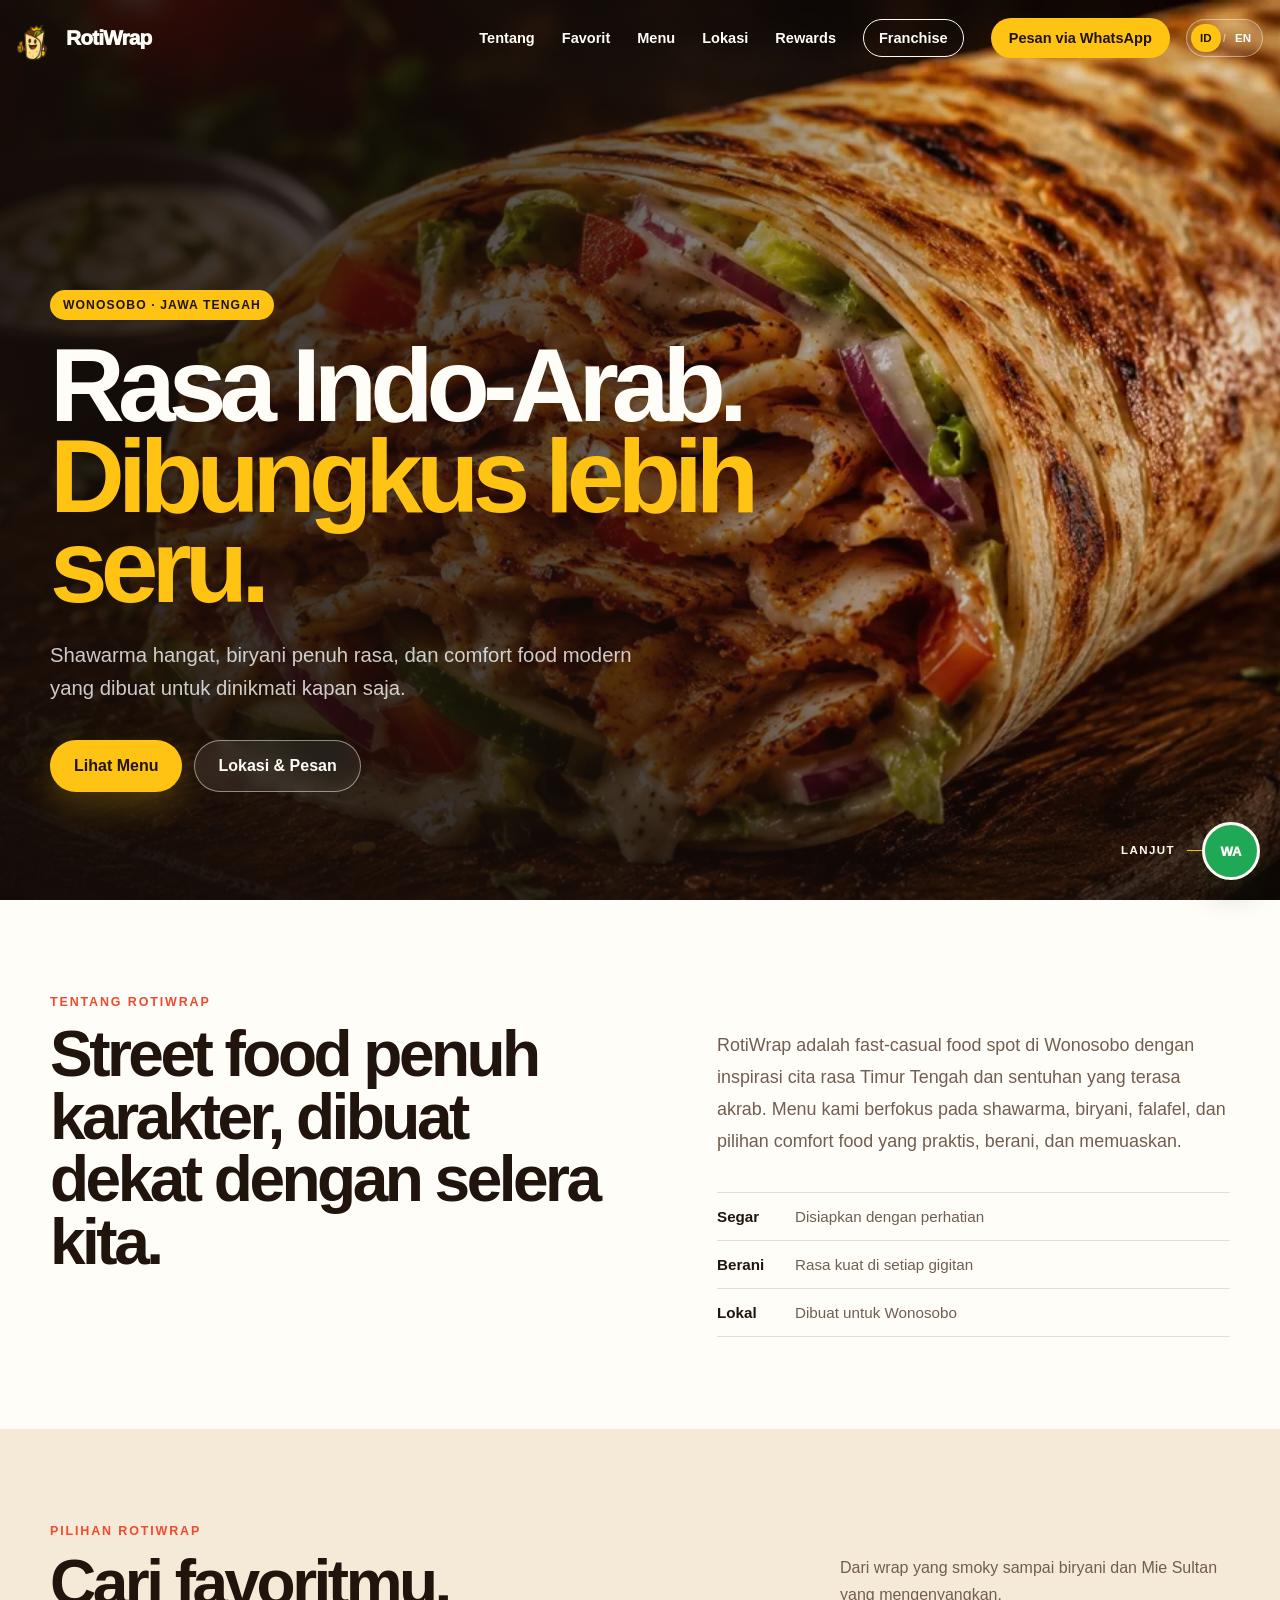
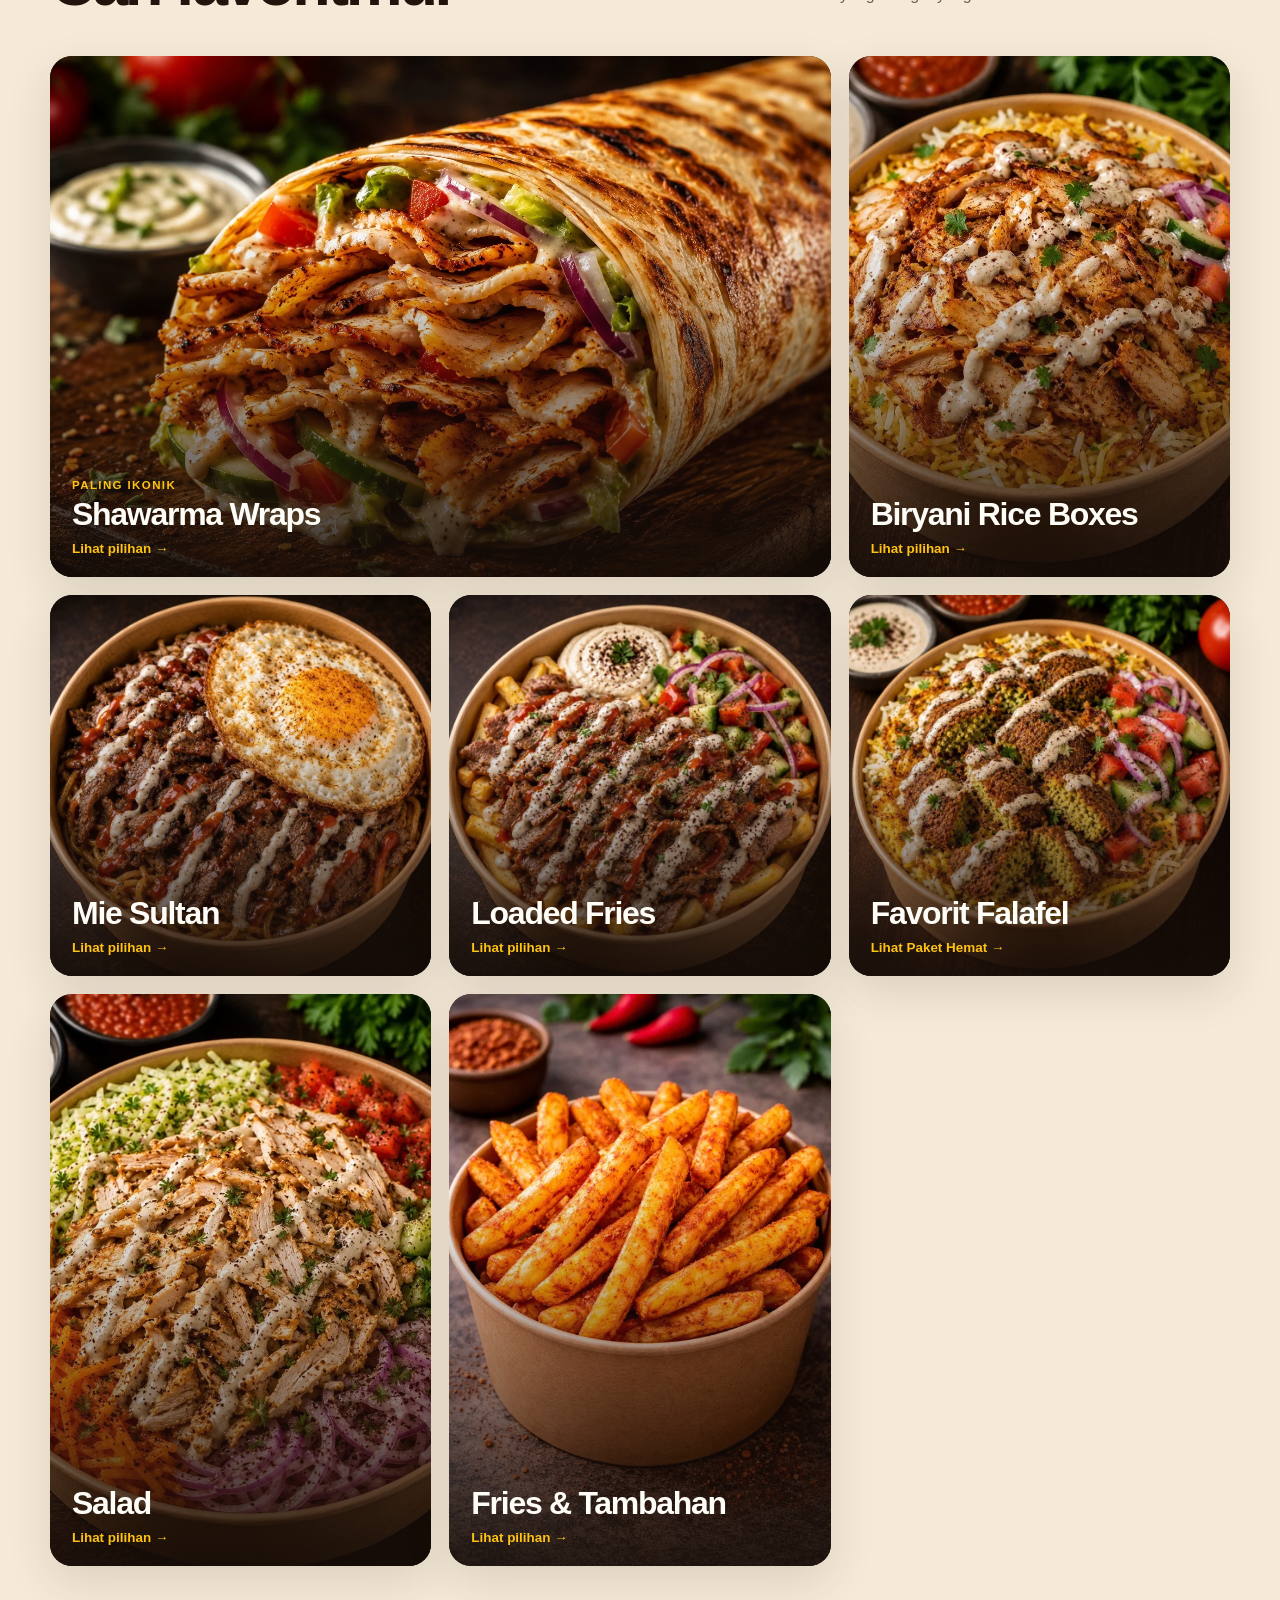
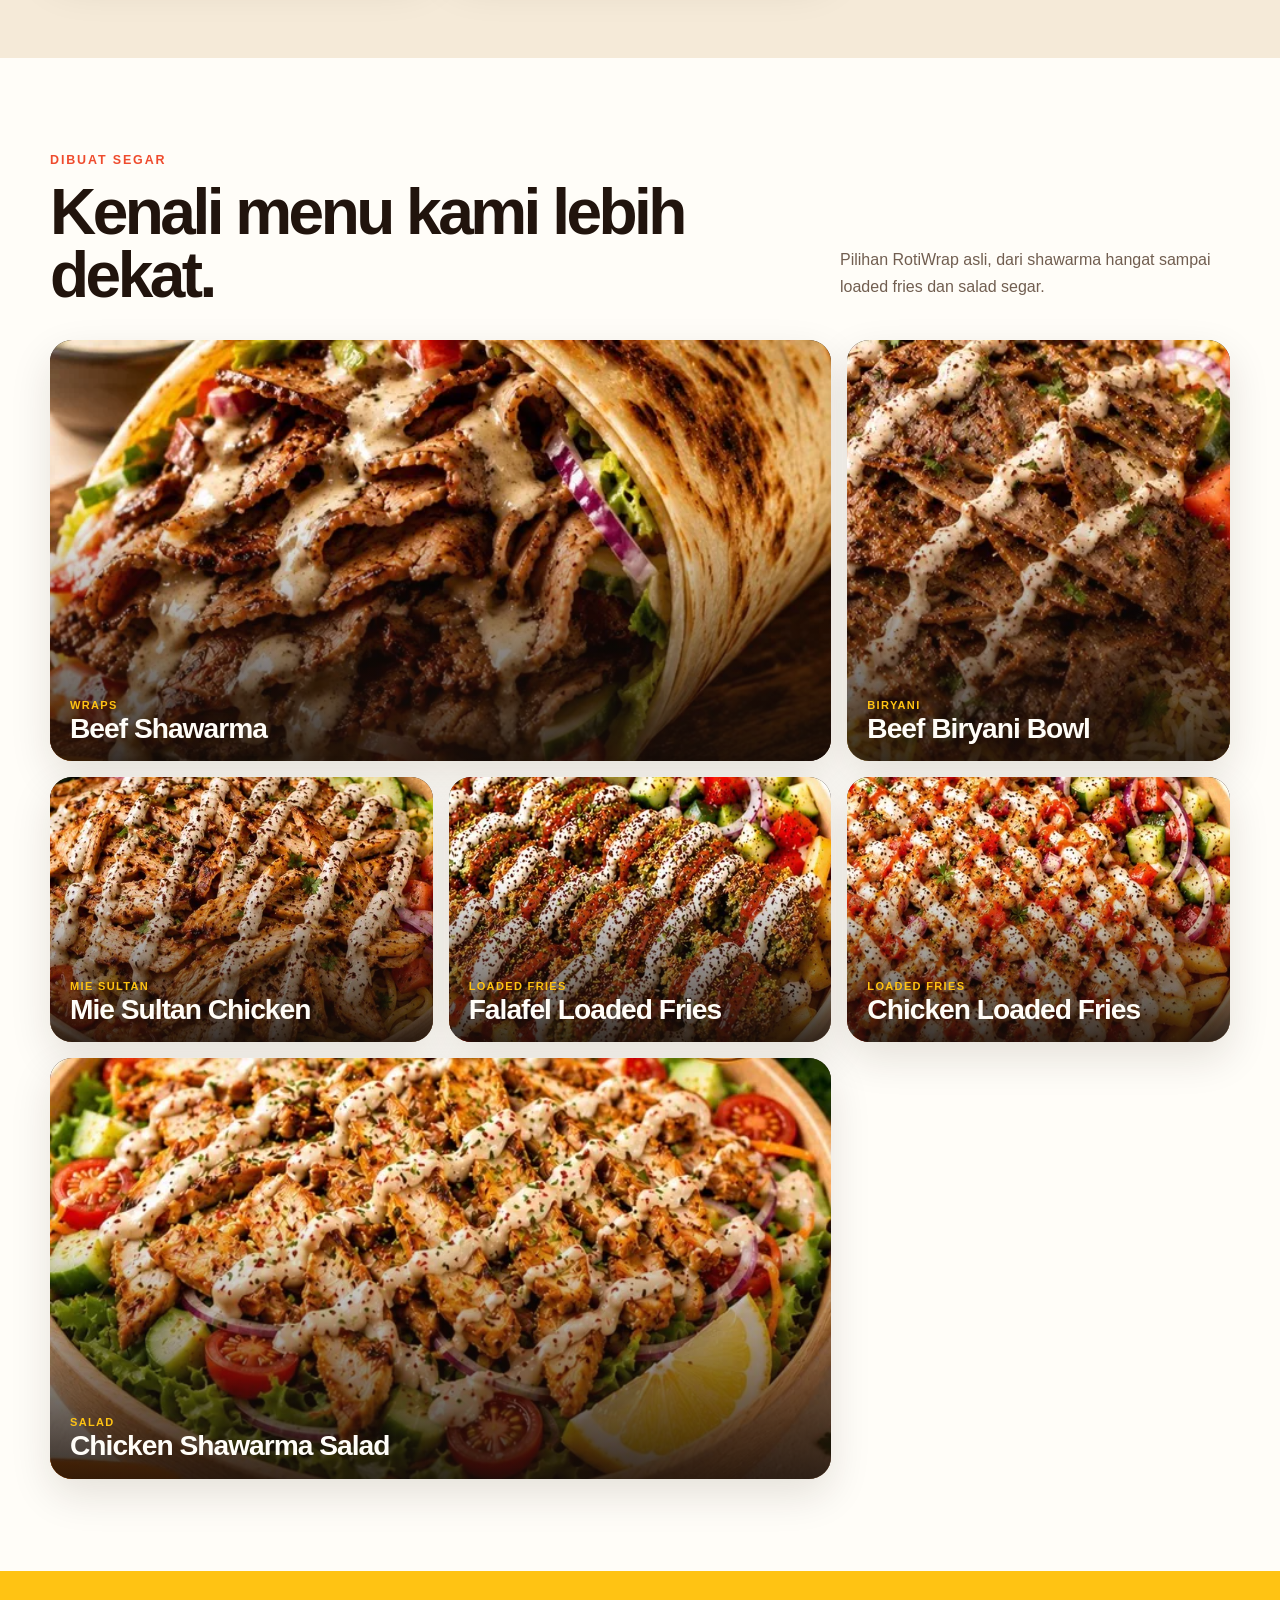
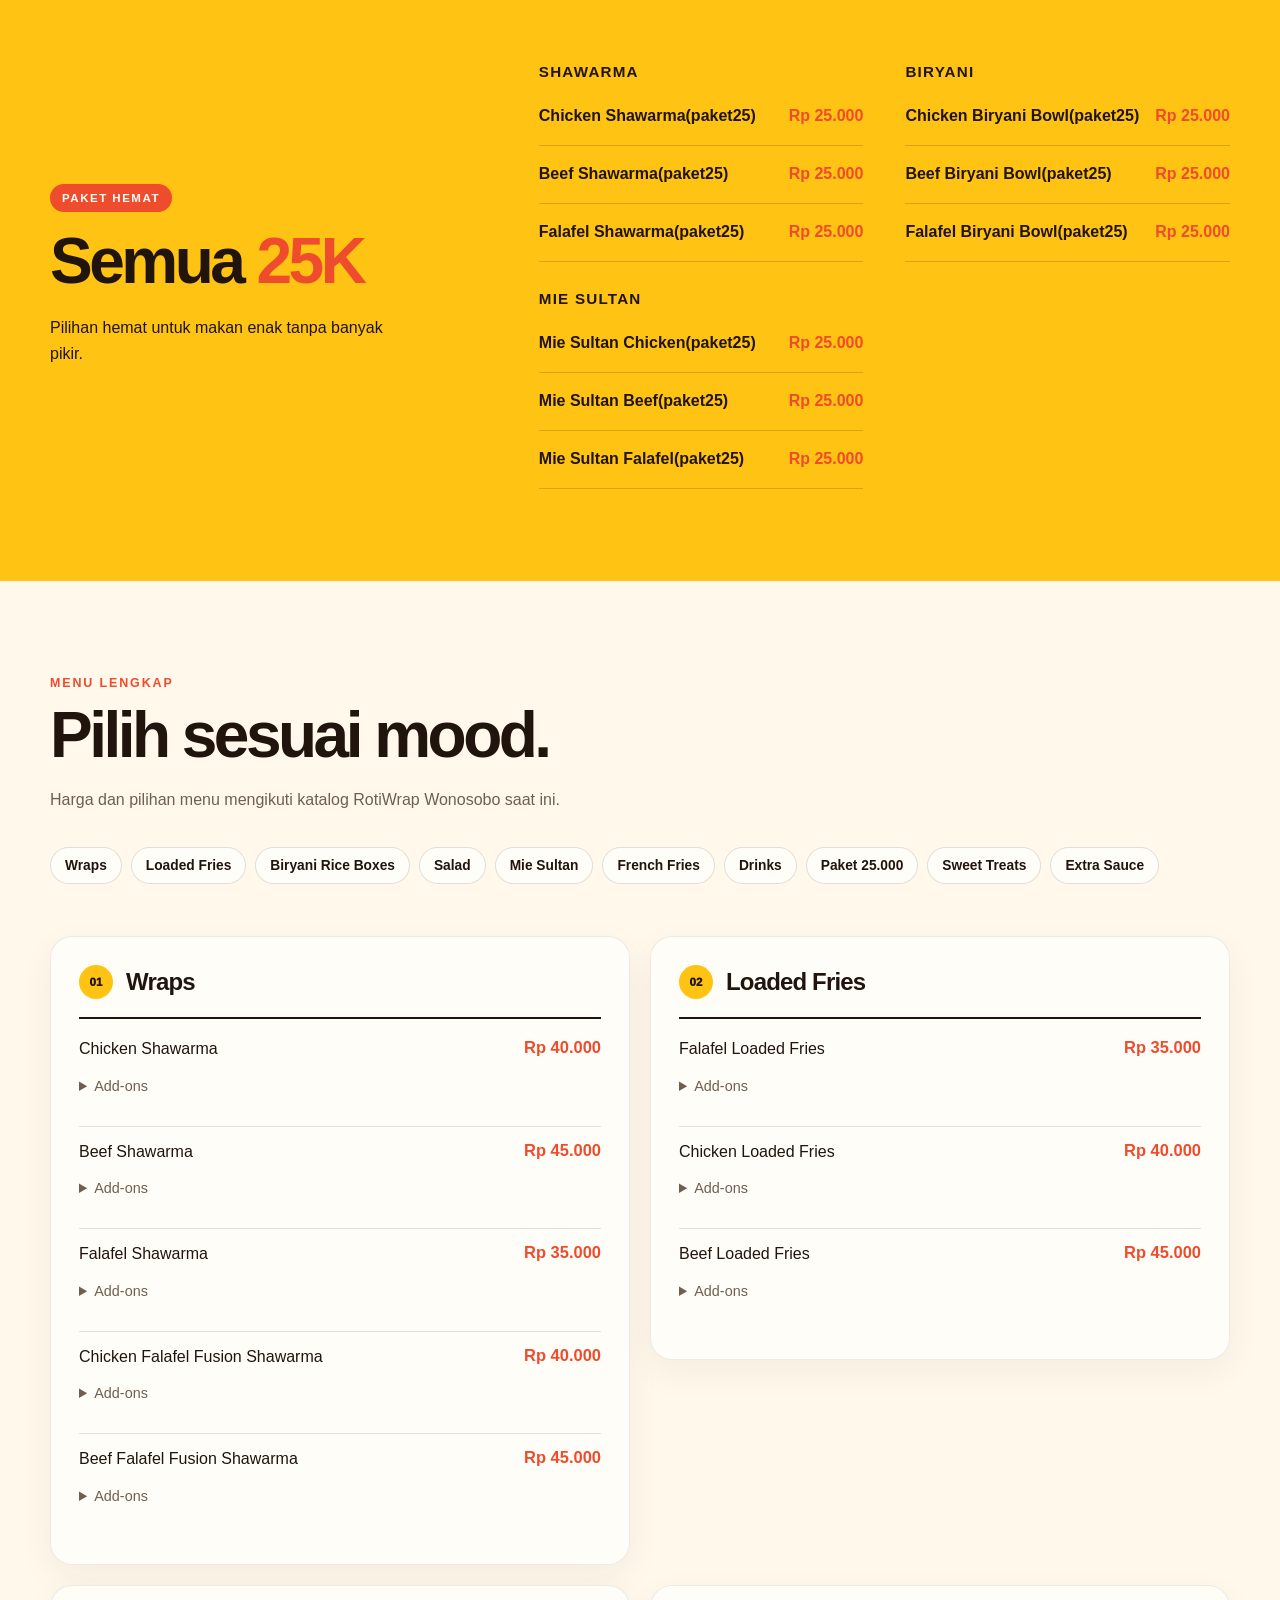
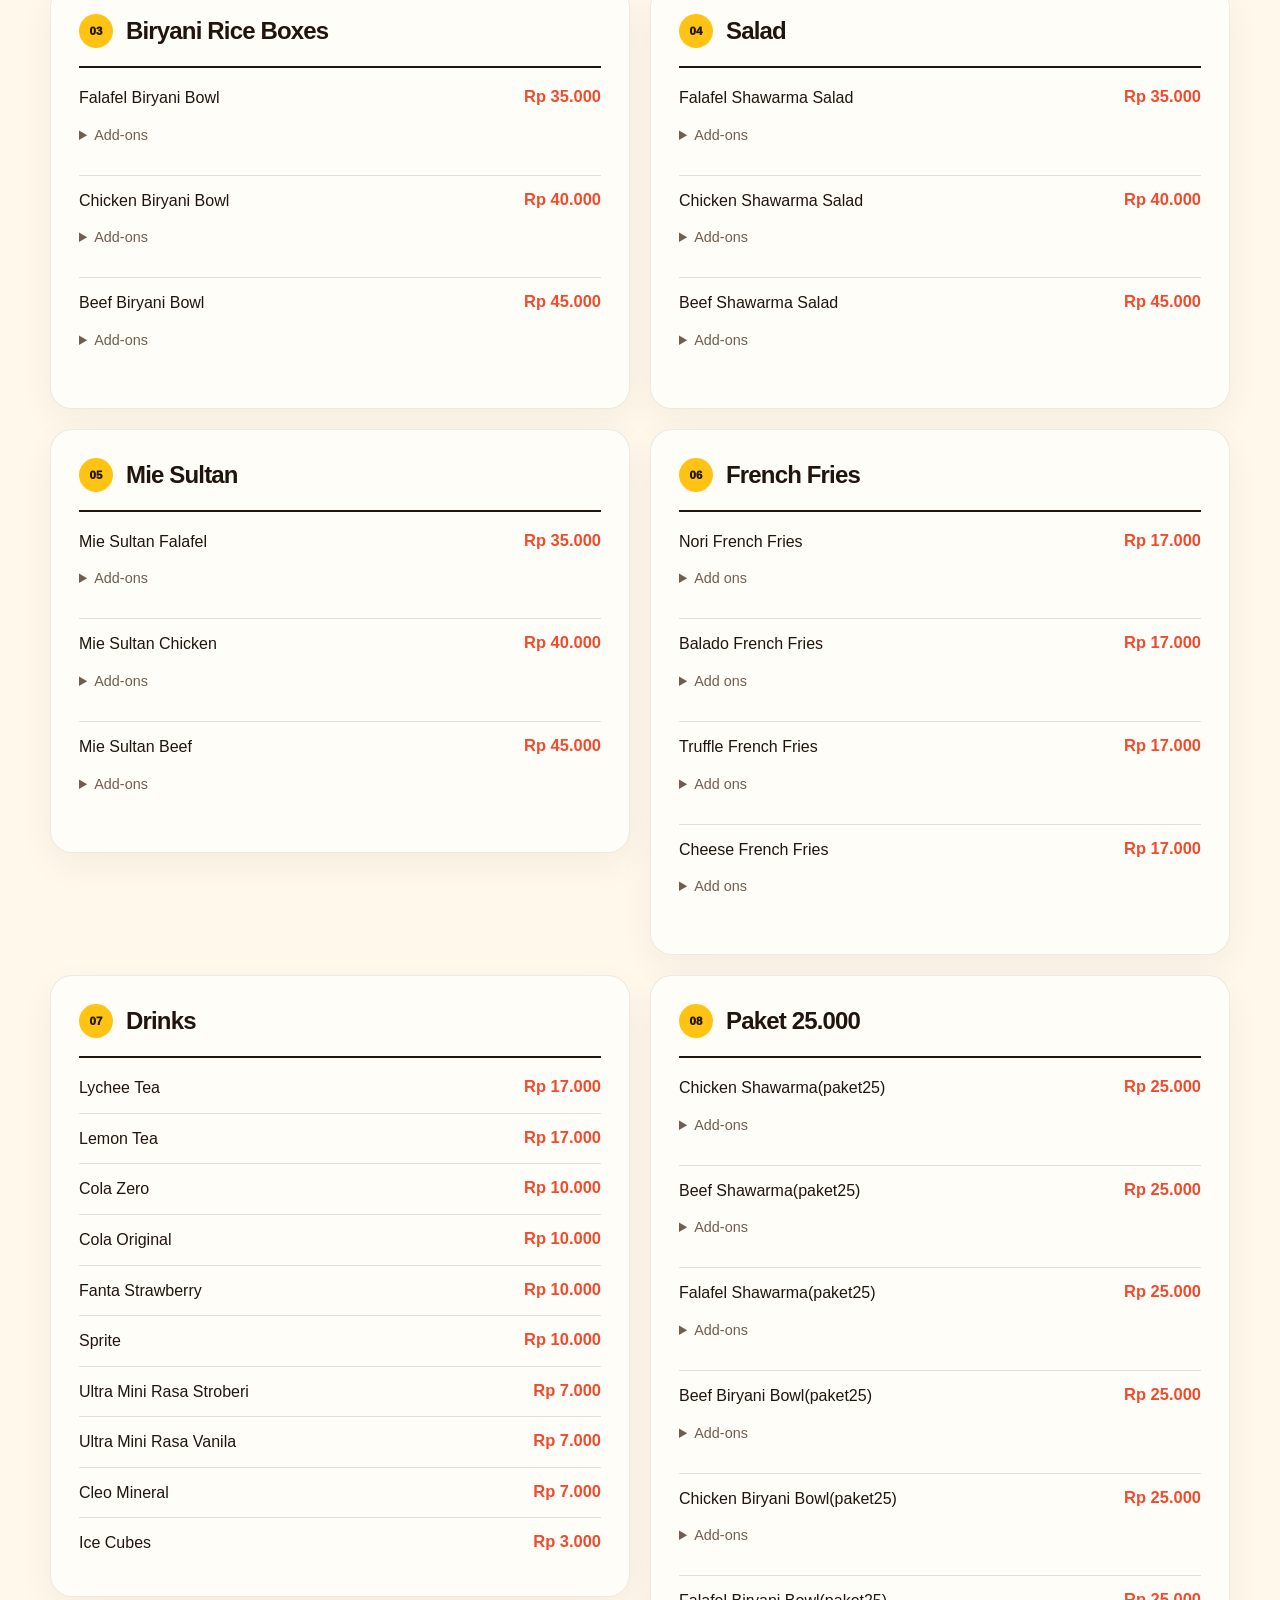
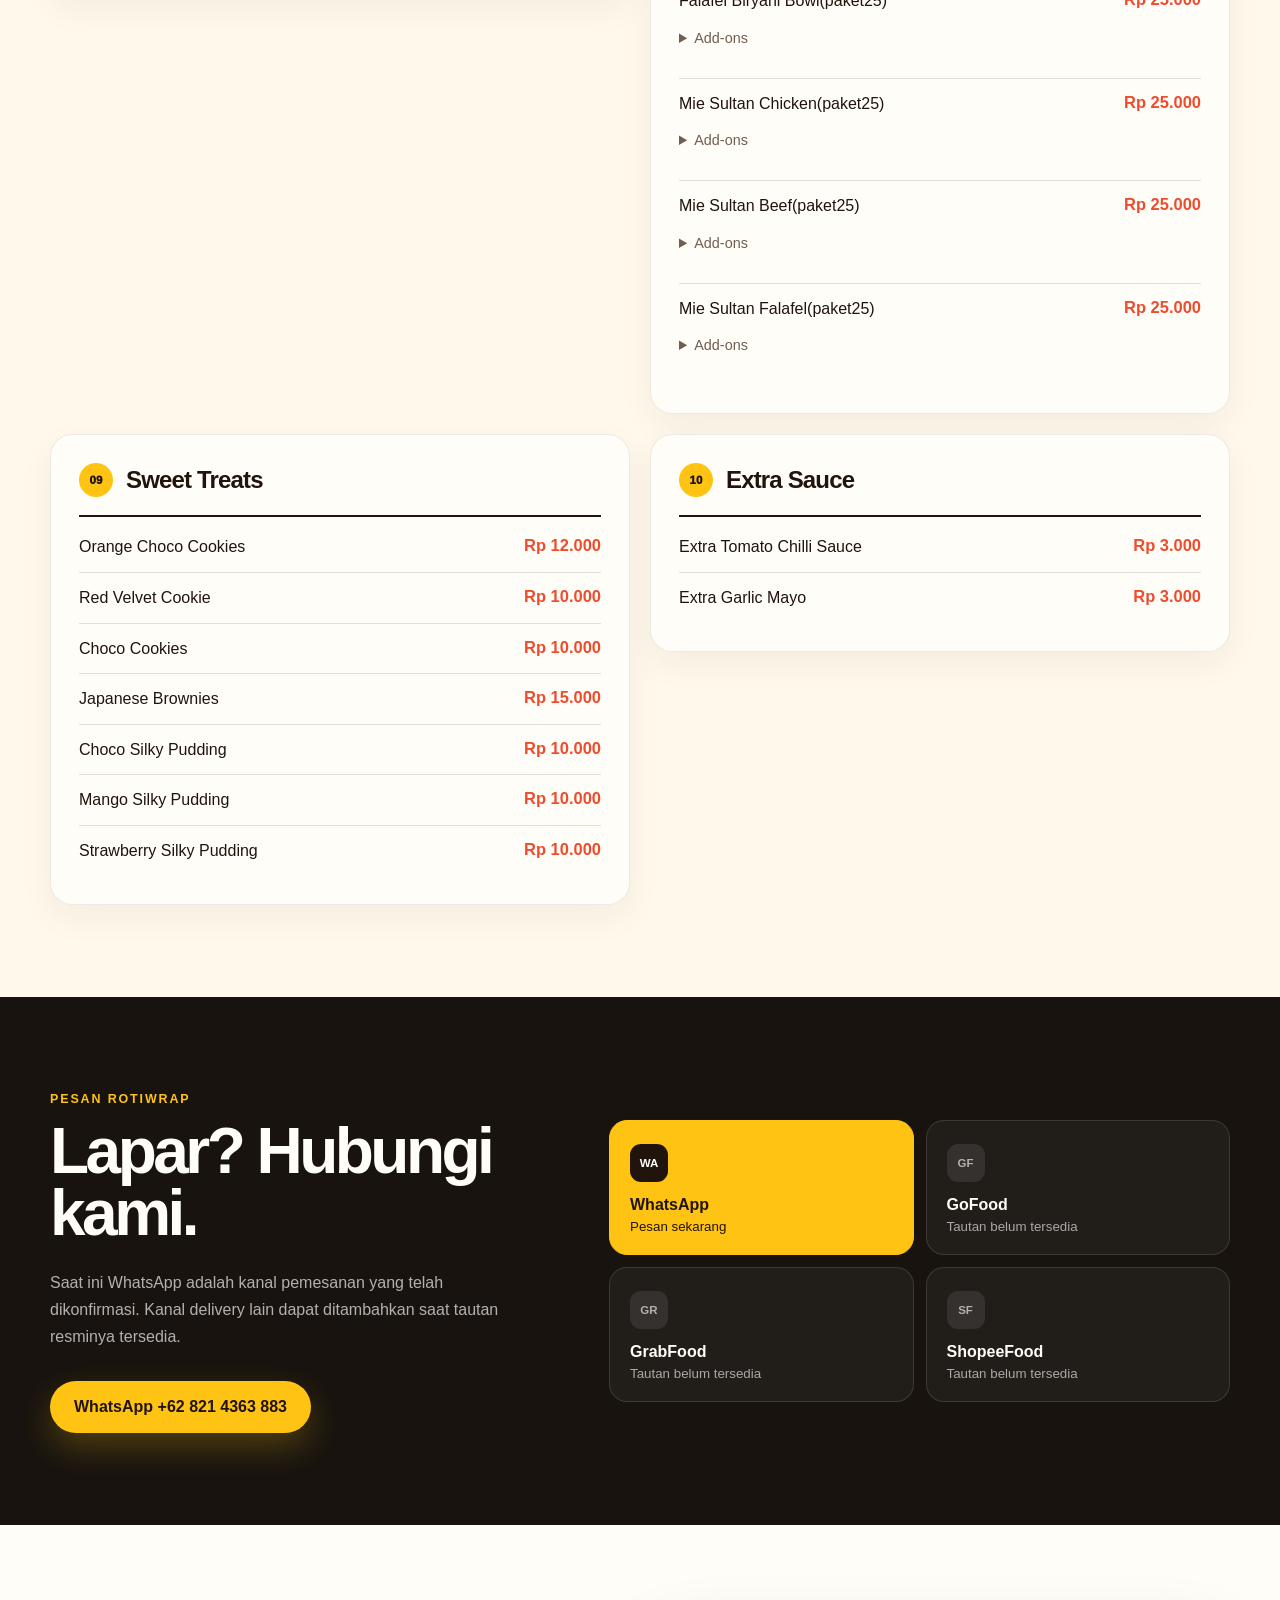
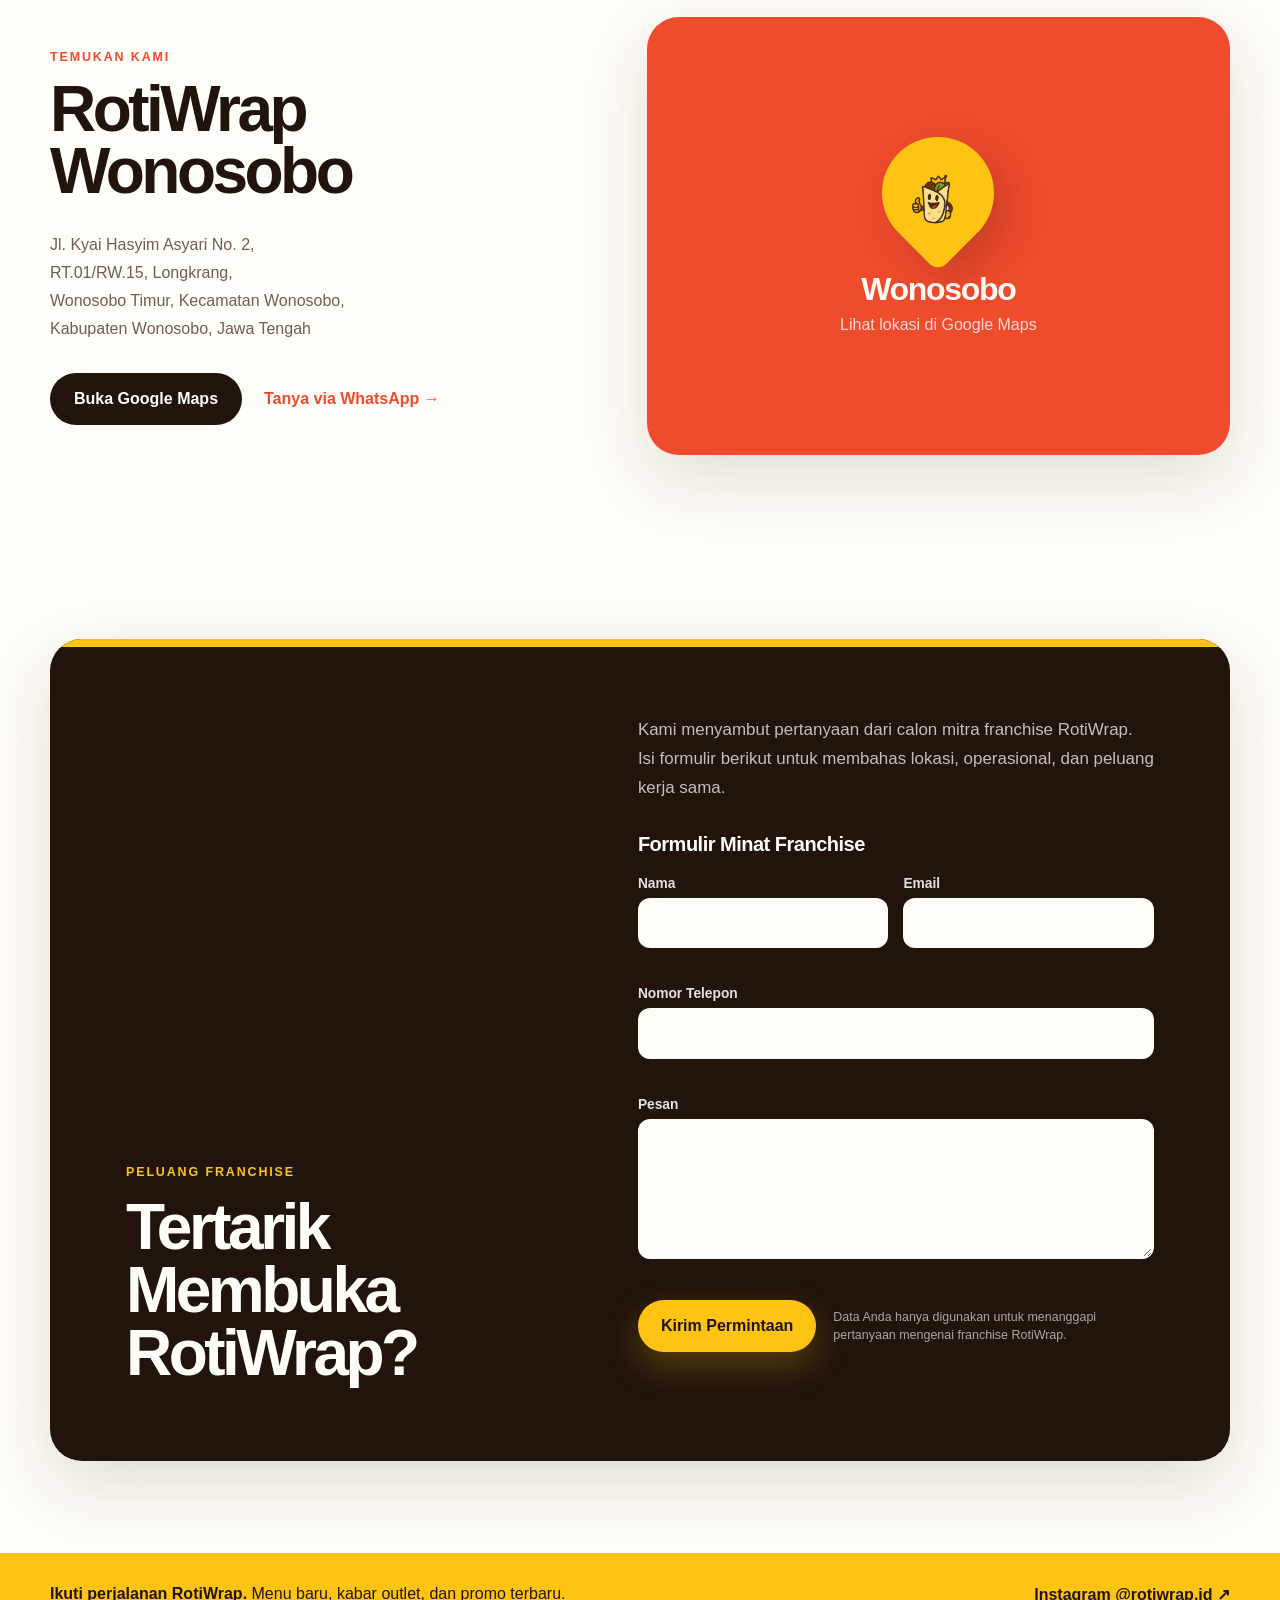
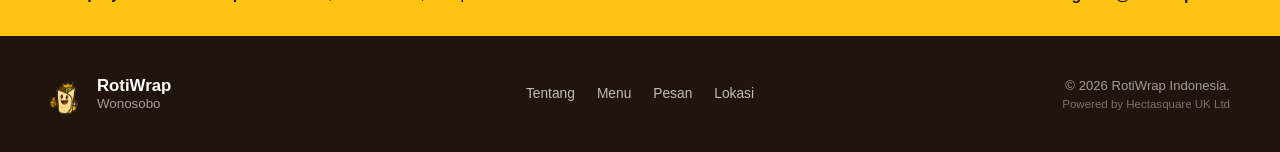
<file: index.html>
<!doctype html>
<html lang="id" translate="no" class="notranslate">
<head>
  <meta charset="utf-8" />
  <meta name="viewport" content="width=device-width, initial-scale=1" />
  <meta name="google" content="notranslate" />
  <meta name="description" content="RotiWrap Wonosobo menyajikan shawarma wraps, biryani rice boxes, Mie Sultan, loaded fries, salad, dan camilan dengan cita rasa Indo-Arab modern." />
  <meta name="theme-color" content="#ffc313" />
  <meta name="robots" content="index,follow" />
  <link rel="canonical" href="https://rotiwrap.id/" />

  <meta property="og:type" content="website" />
  <meta property="og:locale" content="id_ID" />
  <meta property="og:site_name" content="RotiWrap" />
  <meta property="og:title" content="RotiWrap Wonosobo | Indo-Arab Street Food" />
  <meta property="og:description" content="Shawarma wraps, biryani rice boxes, Mie Sultan, loaded fries, dan lebih banyak menu favorit di Wonosobo." />
  <meta property="og:url" content="https://rotiwrap.id/" />
  <meta property="og:image" content="https://rotiwrap.id/images/hero-wrap.jpg" />
  <meta property="og:image:alt" content="Chicken shawarma wrap RotiWrap" />

  <title>RotiWrap Wonosobo | Indo-Arab Street Food</title>
  <link rel="icon" type="image/png" sizes="64x64" href="images/favicon.png" />
  <link rel="preload" href="images/hero-wrap.webp" as="image" media="(min-width: 721px)" />
  <link rel="preload" href="images/hero-wrap-mobile.webp" as="image" media="(max-width: 720px)" />
  <link rel="stylesheet" href="css/style.css" />
  <link rel="stylesheet" href="css/epos-menu.css?v=paket-family-v1" />
</head>
<body>
  <a class="skip-link" href="#main-content" data-i18n="skipLink">Lewati ke konten utama</a>

  <header class="site-header" id="top">
    <div class="nav-shell">
      <a class="brand" href="#top" aria-label="RotiWrap — kembali ke atas" data-i18n-aria-label="brandHomeLabel">
        <img src="images/brand-mark.png" width="44" height="61" alt="" />
        <span>RotiWrap</span>
      </a>

      <nav class="main-nav" id="main-nav" aria-label="Navigasi utama" data-i18n-aria-label="mainNavLabel">
        <a href="#tentang" data-i18n="navAbout">Tentang</a>
        <a href="#favorit" data-i18n="navFavourites">Favorit</a>
        <a href="#menu" data-i18n="navMenu">Menu</a>
        <a href="#lokasi" data-i18n="navLocation">Lokasi</a>
        <a href="/account/" data-i18n="navRewards">Rewards</a>
        <a class="nav-franchise" href="#franchise" data-i18n="navFranchise">Franchise</a>
        <a class="nav-order" href="https://wa.me/628214363883" target="_blank" rel="noopener" data-contact-purpose="customer" data-i18n="navOrder">Pesan via WhatsApp</a>
      </nav>

      <div class="header-actions">
        <div class="language-switcher" role="group" aria-label="Pilih bahasa" data-i18n-aria-label="languageSwitcherLabel">
          <button type="button" data-lang="id" aria-pressed="true" aria-label="Gunakan Bahasa Indonesia" data-i18n-aria-label="languageIdLabel">ID</button>
          <span aria-hidden="true">/</span>
          <button type="button" data-lang="en" aria-pressed="false" aria-label="Use English" data-i18n-aria-label="languageEnLabel">EN</button>
        </div>

        <button class="menu-toggle" type="button" aria-expanded="false" aria-controls="main-nav">
          <span class="sr-only" data-i18n="menuOpenLabel">Buka menu navigasi</span>
          <span></span><span></span><span></span>
        </button>
      </div>
    </div>
  </header>

  <main id="main-content">
    <section class="hero" aria-labelledby="hero-title">
      <picture>
        <source media="(max-width: 720px)" srcset="images/hero-wrap-mobile.webp" />
        <img class="hero-image" src="images/hero-wrap.webp" width="1536" height="1024" alt="Shawarma wrap RotiWrap dengan ayam panggang dan sayuran segar" data-i18n-alt="heroImageAlt" />
      </picture>
      <div class="hero-shade"></div>
      <div class="hero-content content-shell">
        <span class="location-kicker" data-i18n="heroLocation">Wonosobo · Jawa Tengah</span>
        <h1 id="hero-title" data-i18n-html="heroTitle">Rasa Indo-Arab.<br /><em>Dibungkus lebih seru.</em></h1>
        <p data-i18n="heroDescription">Shawarma hangat, biryani penuh rasa, dan comfort food modern yang dibuat untuk dinikmati kapan saja.</p>
        <div class="hero-actions">
          <a class="button button-primary" href="#menu" data-i18n="heroMenuButton">Lihat Menu</a>
          <a class="button button-light" href="#lokasi" data-i18n="heroLocationButton">Lokasi &amp; Pesan</a>
        </div>
      </div>
      <a class="hero-scroll" href="#tentang" aria-label="Lihat bagian berikutnya" data-i18n="heroScroll" data-i18n-aria-label="heroScrollLabel">Scroll</a>
    </section>

    <section class="intro section content-shell" id="tentang" aria-labelledby="about-title">
      <div class="section-heading intro-heading">
        <span class="eyebrow" data-i18n="aboutEyebrow">Tentang RotiWrap</span>
        <h2 id="about-title" data-i18n="aboutTitle">Street food penuh karakter, dibuat dekat dengan selera kita.</h2>
      </div>
      <div class="intro-copy">
        <p data-i18n="aboutDescription">RotiWrap adalah fast-casual food spot di Wonosobo dengan inspirasi cita rasa Timur Tengah dan sentuhan yang terasa akrab. Menu kami berfokus pada shawarma, biryani, falafel, dan pilihan comfort food yang praktis, berani, dan memuaskan.</p>
        <div class="intro-points" aria-label="Keunggulan RotiWrap" data-i18n-aria-label="aboutPointsLabel">
          <span data-i18n-html="aboutPointFresh"><strong>Fresh</strong> Disiapkan dengan perhatian</span>
          <span data-i18n-html="aboutPointBold"><strong>Bold</strong> Rasa kuat di setiap gigitan</span>
          <span data-i18n-html="aboutPointLocal"><strong>Local</strong> Dibuat untuk Wonosobo</span>
        </div>
      </div>
    </section>

    <section class="highlights section" id="favorit" aria-labelledby="highlights-title">
      <div class="content-shell">
        <div class="section-heading heading-row">
          <div>
            <span class="eyebrow" data-i18n="highlightsEyebrow">Pilihan RotiWrap</span>
            <h2 id="highlights-title" data-i18n="highlightsTitle">Cari favoritmu.</h2>
          </div>
          <p data-i18n="highlightsDescription">Dari wrap yang smoky sampai biryani dan Mie Sultan yang mengenyangkan.</p>
        </div>

        <div class="highlight-grid">
          <article class="highlight-card highlight-wide">
            <img src="images/hero-wrap.webp" width="1536" height="1024" alt="Shawarma wrap RotiWrap" data-i18n-alt="wrapImageAlt" loading="lazy" decoding="async" />
            <div><span data-i18n="highlightIconic">Paling ikonik</span><h3 data-i18n="categoryShawarmaWraps">Shawarma Wraps</h3><a href="#wraps"><span data-i18n="viewChoices">Lihat pilihan</span> <span aria-hidden="true">→</span></a></div>
          </article>
          <article class="highlight-card">
            <img src="images/biryani.webp" width="886" height="886" alt="Chicken biryani bowl RotiWrap" data-i18n-alt="biryaniImageAlt" loading="lazy" decoding="async" />
            <div><h3 data-i18n="categoryBiryani">Biryani Rice Boxes</h3><a href="#biryani"><span data-i18n="viewChoices">Lihat pilihan</span> <span aria-hidden="true">→</span></a></div>
          </article>
          <article class="highlight-card">
            <img src="images/mie-sultan.webp" width="886" height="886" alt="Mie Sultan dengan daging dan telur" data-i18n-alt="mieImageAlt" loading="lazy" decoding="async" />
            <div><h3 data-i18n="categoryMieSultan">Mie Sultan</h3><a href="#mie-sultan"><span data-i18n="viewChoices">Lihat pilihan</span> <span aria-hidden="true">→</span></a></div>
          </article>
          <article class="highlight-card">
            <img src="images/loaded-fries.webp" width="886" height="886" alt="Loaded fries RotiWrap" data-i18n-alt="loadedFriesImageAlt" loading="lazy" decoding="async" />
            <div><h3 data-i18n="categoryLoadedFries">Loaded Fries</h3><a href="#loaded-fries"><span data-i18n="viewChoices">Lihat pilihan</span> <span aria-hidden="true">→</span></a></div>
          </article>
          <article class="highlight-card">
            <img src="images/falafel.webp" width="886" height="886" alt="Falafel dengan nasi biryani dan salad" data-i18n-alt="falafelImageAlt" loading="lazy" decoding="async" />
            <div><h3 data-i18n="categoryFalafelFavourites">Favorit Falafel</h3><a href="#paket-hemat"><span data-i18n="viewValueMeals">Lihat Paket Hemat</span> <span aria-hidden="true">→</span></a></div>
          </article>
          <article class="highlight-card">
            <img src="images/salad.webp" width="886" height="886" alt="Chicken shawarma salad RotiWrap" data-i18n-alt="saladImageAlt" loading="lazy" decoding="async" />
            <div><h3 data-i18n="categorySalad">Salad</h3><a href="#salad"><span data-i18n="viewChoices">Lihat pilihan</span> <span aria-hidden="true">→</span></a></div>
          </article>
          <article class="highlight-card">
            <img src="images/fries.webp" width="600" height="900" alt="French fries berbumbu" data-i18n-alt="friesImageAlt" loading="lazy" decoding="async" />
            <div><h3 data-i18n="categoryFriesAddons">Fries &amp; Tambahan</h3><a href="#french-fries"><span data-i18n="viewChoices">Lihat pilihan</span> <span aria-hidden="true">→</span></a></div>
          </article>
        </div>
      </div>
    </section>

    <section class="food-gallery section" aria-labelledby="food-gallery-title">
      <div class="content-shell">
        <div class="section-heading heading-row food-gallery-heading">
          <div>
            <span class="eyebrow" data-i18n="foodGalleryEyebrow">Dibuat Segar</span>
            <h2 id="food-gallery-title" data-i18n="foodGalleryTitle">Kenali menu kami lebih dekat.</h2>
          </div>
          <p data-i18n="foodGalleryDescription">Pilihan RotiWrap asli, dari shawarma hangat sampai loaded fries dan salad segar.</p>
        </div>

        <div class="food-gallery-grid">
          <a class="food-photo-card food-photo-featured" href="#wraps">
            <img src="images/product-beef-shawarma.webp" width="650" height="350" alt="Beef Shawarma RotiWrap dengan sayuran segar dan saus" data-i18n-alt="beefShawarmaPhotoAlt" loading="lazy" decoding="async" />
            <span><small data-i18n="categoryWraps">Wraps</small><strong>Beef Shawarma</strong></span>
          </a>
          <a class="food-photo-card" href="#biryani">
            <img src="images/product-beef-biryani.webp" width="650" height="350" alt="Beef Biryani Bowl RotiWrap dengan nasi berbumbu dan salad" data-i18n-alt="beefBiryaniPhotoAlt" loading="lazy" decoding="async" />
            <span><small data-i18n="categoryBiryaniShort">Biryani</small><strong>Beef Biryani Bowl</strong></span>
          </a>
          <a class="food-photo-card" href="#mie-sultan">
            <img src="images/product-mie-sultan-chicken.webp" width="650" height="350" alt="Mie Sultan Chicken RotiWrap dengan ayam shawarma" data-i18n-alt="mieChickenPhotoAlt" loading="lazy" decoding="async" />
            <span><small data-i18n="categoryMieSultan">Mie Sultan</small><strong>Mie Sultan Chicken</strong></span>
          </a>
          <a class="food-photo-card" href="#loaded-fries">
            <img src="images/product-falafel-loaded-fries.webp" width="650" height="350" alt="Falafel Loaded Fries RotiWrap dengan salad dan saus" data-i18n-alt="falafelLoadedFriesPhotoAlt" loading="lazy" decoding="async" />
            <span><small data-i18n="categoryLoadedFries">Loaded Fries</small><strong>Falafel Loaded Fries</strong></span>
          </a>
          <a class="food-photo-card" href="#loaded-fries">
            <img src="images/product-chicken-loaded-fries.webp" width="650" height="350" alt="Chicken Loaded Fries RotiWrap dengan ayam, sayuran, dan saus" data-i18n-alt="chickenLoadedFriesPhotoAlt" loading="lazy" decoding="async" />
            <span><small data-i18n="categoryLoadedFries">Loaded Fries</small><strong>Chicken Loaded Fries</strong></span>
          </a>
          <a class="food-photo-card food-photo-featured" href="#salad">
            <img src="images/product-chicken-shawarma-salad.webp" width="650" height="350" alt="Chicken Shawarma Salad RotiWrap dengan sayuran segar" data-i18n-alt="chickenSaladPhotoAlt" loading="lazy" decoding="async" />
            <span><small data-i18n="categorySalad">Salad</small><strong>Chicken Shawarma Salad</strong></span>
          </a>
        </div>
      </div>
    </section>

    <section class="promo section" id="paket-hemat" aria-labelledby="promo-title">
      <div class="promo-shell content-shell">
        <div class="promo-intro">
          <span class="promo-label">Paket Hemat</span>
          <h2 id="promo-title" data-i18n-html="promoTitle">Semua <strong>25K</strong></h2>
          <p data-i18n="promoDescription">Pilihan hemat untuk makan enak tanpa banyak pikir.</p>
        </div>
<!-- BEGIN PAKET FEATURE -->
<div class="promo-list promo-family-grid">
<section class="promo-family" aria-labelledby="paket-family-0"><h3 id="paket-family-0">SHAWARMA</h3><ul>
<li data-featured-product-id="8uh3B6JXQd65KHZEeQ0B"><span>Chicken Shawarma(paket25)</span><strong>Rp 25.000</strong></li>
<li data-featured-product-id="E0aFI5qLcErG9JaHYsaN"><span>Beef Shawarma(paket25)</span><strong>Rp 25.000</strong></li>
<li data-featured-product-id="9DWYxwFiXYSwfcPfJ0X9"><span>Falafel Shawarma(paket25)</span><strong>Rp 25.000</strong></li>
</ul></section>
<section class="promo-family" aria-labelledby="paket-family-1"><h3 id="paket-family-1">BIRYANI</h3><ul>
<li data-featured-product-id="avdev51YdVRRw6dMa3dP"><span>Chicken Biryani Bowl(paket25)</span><strong>Rp 25.000</strong></li>
<li data-featured-product-id="xmo8TUJDKNPnVthFL70S"><span>Beef Biryani Bowl(paket25)</span><strong>Rp 25.000</strong></li>
<li data-featured-product-id="04yneYsm9KaAUw1eZDny"><span>Falafel Biryani Bowl(paket25)</span><strong>Rp 25.000</strong></li>
</ul></section>
<section class="promo-family" aria-labelledby="paket-family-2"><h3 id="paket-family-2">MIE SULTAN</h3><ul>
<li data-featured-product-id="DtDwlQTq7by4BhJKB39M"><span>Mie Sultan Chicken(paket25)</span><strong>Rp 25.000</strong></li>
<li data-featured-product-id="7lDJLIThtzvc4vRndPCM"><span>Mie Sultan Beef(paket25)</span><strong>Rp 25.000</strong></li>
<li data-featured-product-id="8fxkbQGyDZPrVHQXmSUL"><span>Mie Sultan Falafel(paket25)</span><strong>Rp 25.000</strong></li>
</ul></section>
</div>
<!-- END PAKET FEATURE -->
      </div>
    </section>

    <section class="full-menu section" id="menu" aria-labelledby="menu-title">
      <div class="content-shell">
        <div class="section-heading menu-heading">
          <span class="eyebrow" data-i18n="menuEyebrow">Menu Lengkap</span>
          <h2 id="menu-title" data-i18n="menuTitle">Pilih sesuai mood.</h2>
          <p data-i18n="menuDescription">Harga dan pilihan menu mengikuti katalog RotiWrap Wonosobo saat ini.</p>
        </div>

<!-- BEGIN EPOS WONOSOBO MENU: generated; product IDs are authoritative -->
<nav class="category-jump" aria-label="Lompat ke kategori menu" data-i18n-aria-label="categoryJumpLabel">
<a href="#wraps">Wraps</a>
<a href="#loaded-fries">Loaded Fries</a>
<a href="#biryani">Biryani Rice Boxes</a>
<a href="#salad">Salad</a>
<a href="#mie-sultan">Mie Sultan</a>
<a href="#french-fries">French Fries</a>
<a href="#drinks">Drinks</a>
<a href="#category-Yh9HvvYQIxLVZGAcGa9N">Paket 25.000</a>
<a href="#sweet-treats">Sweet Treats</a>
<a href="#category-o0ULXcilkVTIa0LEPbLV">Extra Sauce</a>
</nav>
<div class="menu-columns" data-epos-menu="wonosobo">
<section class="menu-category" id="wraps" data-category-id="iSqVABqdHwHVBTuNGAUg"><div class="category-title"><span>01</span><h3>Wraps</h3></div><ul class="price-list">
<li class="epos-menu-product" data-product-id="JoAIK2BAJ0L7KDBuznTX" data-price="40000"><div class="epos-product-price"><span>Chicken Shawarma</span><strong>Rp 40.000</strong></div>
<details data-modifier-group-id="mq8md1mduc"><summary>Add-ons</summary><ul class="epos-modifier-options">
<li data-modifier-id="yopup82wgl" data-price-delta="7000"><span>Fried Egg</span><strong>+Rp 7.000</strong></li>
<li data-modifier-id="0pftzo3il8" data-price-delta="15000"><span>Extra Chicken</span><strong>+Rp 15.000</strong></li>
<li data-modifier-id="osexo2loql" data-price-delta="20000"><span>Extra Beef</span><strong>+Rp 20.000</strong></li>
<li data-modifier-id="vqt56i3o47" data-price-delta="10000"><span>Extra Falafel</span><strong>+Rp 10.000</strong></li>
<li data-modifier-id="edegszxybm" data-price-delta="3000"><span>Extra Garlic Mayo</span><strong>+Rp 3.000</strong></li>
<li data-modifier-id="z3lb8xvqoa" data-price-delta="3000"><span>Extra Tomato Chilli Sauce</span><strong>+Rp 3.000</strong></li>
<li data-modifier-id="onwzfg5xui" data-price-delta="5000"><span>cheese</span><strong>+Rp 5.000</strong></li>
</ul></details>
</li>
<li class="epos-menu-product" data-product-id="2V4QHAtSEzf0aJrww2mg" data-price="45000"><div class="epos-product-price"><span>Beef Shawarma</span><strong>Rp 45.000</strong></div>
<details data-modifier-group-id="copy_620179a8d6b16d2e4c848b41"><summary>Add-ons</summary><ul class="epos-modifier-options">
<li data-modifier-id="copy_25a51a57b2f4028d5b4606bb" data-price-delta="7000"><span>Fried Egg</span><strong>+Rp 7.000</strong></li>
<li data-modifier-id="copy_1d2b7d38816458182f4a30eb" data-price-delta="15000"><span>Extra Chicken</span><strong>+Rp 15.000</strong></li>
<li data-modifier-id="copy_4c7103870f9024fbd770a0ca" data-price-delta="20000"><span>Extra Beef</span><strong>+Rp 20.000</strong></li>
<li data-modifier-id="copy_ea6956008150ed84b212dfbf" data-price-delta="10000"><span>Extra Falafel</span><strong>+Rp 10.000</strong></li>
<li data-modifier-id="copy_ab69904d0c83a8d1380cb846" data-price-delta="3000"><span>Extra Garlic Mayo</span><strong>+Rp 3.000</strong></li>
<li data-modifier-id="copy_a96c40940cb996819d07746e" data-price-delta="3000"><span>Extra Tomato Chilli Sauce</span><strong>+Rp 3.000</strong></li>
<li data-modifier-id="wl9bzttik8" data-price-delta="5000"><span>cheese</span><strong>+Rp 5.000</strong></li>
</ul></details>
</li>
<li class="epos-menu-product" data-product-id="u5TsdILiZY6tHVxP16Ic" data-price="35000"><div class="epos-product-price"><span>Falafel Shawarma</span><strong>Rp 35.000</strong></div>
<details data-modifier-group-id="copy_e987e6dc03dcbf9434cccd9e"><summary>Add-ons</summary><ul class="epos-modifier-options">
<li data-modifier-id="copy_ea6b6870988285a7b144240b" data-price-delta="7000"><span>Fried Egg</span><strong>+Rp 7.000</strong></li>
<li data-modifier-id="copy_3176574f9da91e4b632e22ef" data-price-delta="15000"><span>Extra Chicken</span><strong>+Rp 15.000</strong></li>
<li data-modifier-id="copy_262e62878f4ecdc770bcf4c3" data-price-delta="20000"><span>Extra Beef</span><strong>+Rp 20.000</strong></li>
<li data-modifier-id="copy_b5ab2ad1ee9cea68eab34185" data-price-delta="10000"><span>Extra Falafel</span><strong>+Rp 10.000</strong></li>
<li data-modifier-id="copy_99ef6cdea5d9390be0b9c707" data-price-delta="3000"><span>Extra Garlic Mayo</span><strong>+Rp 3.000</strong></li>
<li data-modifier-id="copy_b8a8fe67489da6c74821b67d" data-price-delta="3000"><span>Extra Tomato Chilli Sauce</span><strong>+Rp 3.000</strong></li>
<li data-modifier-id="grk1m4nw4m" data-price-delta="5000"><span>cheese</span><strong>+Rp 5.000</strong></li>
</ul></details>
</li>
<li class="epos-menu-product" data-product-id="LKDNTzyFLhlkSi8x8IWd" data-price="40000"><div class="epos-product-price"><span>Chicken Falafel Fusion Shawarma</span><strong>Rp 40.000</strong></div>
<details data-modifier-group-id="copy_62fbda7097db0d4abbf6be2f"><summary>Add-ons</summary><ul class="epos-modifier-options">
<li data-modifier-id="copy_3621fa4802829d0b8e8d92f6" data-price-delta="7000"><span>Fried Egg</span><strong>+Rp 7.000</strong></li>
<li data-modifier-id="copy_6b7d519cca8601ee539b7198" data-price-delta="15000"><span>Extra Chicken</span><strong>+Rp 15.000</strong></li>
<li data-modifier-id="copy_2673b1833183ca5ec3cd2361" data-price-delta="20000"><span>Extra Beef</span><strong>+Rp 20.000</strong></li>
<li data-modifier-id="copy_c24b89c7978f25babc0c483c" data-price-delta="10000"><span>Extra Falafel</span><strong>+Rp 10.000</strong></li>
<li data-modifier-id="copy_e44cf3a29ac457656d94b0d5" data-price-delta="3000"><span>Extra Garlic Mayo</span><strong>+Rp 3.000</strong></li>
<li data-modifier-id="copy_c03170aa8e67c86a87008add" data-price-delta="3000"><span>Extra Tomato Chilli Sauce</span><strong>+Rp 3.000</strong></li>
<li data-modifier-id="0il66da5dx" data-price-delta="5000"><span>cheese</span><strong>+Rp 5.000</strong></li>
</ul></details>
</li>
<li class="epos-menu-product" data-product-id="YNILMvJKmR7bp8sJLQrS" data-price="45000"><div class="epos-product-price"><span>Beef Falafel Fusion Shawarma</span><strong>Rp 45.000</strong></div>
<details data-modifier-group-id="copy_98bf71b3ed943891aca5441b"><summary>Add-ons</summary><ul class="epos-modifier-options">
<li data-modifier-id="copy_fe71ff6605cca1b1b0b9233f" data-price-delta="7000"><span>Fried Egg</span><strong>+Rp 7.000</strong></li>
<li data-modifier-id="copy_5a37302853e1511316f6c892" data-price-delta="15000"><span>Extra Chicken</span><strong>+Rp 15.000</strong></li>
<li data-modifier-id="copy_55c1eaa05f96864ecc0d7e42" data-price-delta="20000"><span>Extra Beef</span><strong>+Rp 20.000</strong></li>
<li data-modifier-id="copy_d2d6dbc2fe1b74745c0312ea" data-price-delta="10000"><span>Extra Falafel</span><strong>+Rp 10.000</strong></li>
<li data-modifier-id="copy_0c02010ebf1ca18559819c61" data-price-delta="3000"><span>Extra Garlic Mayo</span><strong>+Rp 3.000</strong></li>
<li data-modifier-id="copy_6894af8d126fefb5dae25933" data-price-delta="3000"><span>Extra Tomato Chilli Sauce</span><strong>+Rp 3.000</strong></li>
<li data-modifier-id="lbto7tge9y" data-price-delta="5000"><span>cheese</span><strong>+Rp 5.000</strong></li>
</ul></details>
</li>
</ul></section>
<section class="menu-category" id="loaded-fries" data-category-id="dRRglnlIGZ3wP3H1cqJ2"><div class="category-title"><span>02</span><h3>Loaded Fries</h3></div><ul class="price-list">
<li class="epos-menu-product" data-product-id="5pD3MYn0ed0kHFfDlEX9" data-price="35000"><div class="epos-product-price"><span>Falafel Loaded Fries</span><strong>Rp 35.000</strong></div>
<details data-modifier-group-id="copy_db0973a94d5ee750d201ffe1"><summary>Add-ons</summary><ul class="epos-modifier-options">
<li data-modifier-id="copy_b6b41cfd00e200bca56a0065" data-price-delta="7000"><span>Fried Egg</span><strong>+Rp 7.000</strong></li>
<li data-modifier-id="copy_8e58af9d875b84b12cac9ff4" data-price-delta="15000"><span>Extra Chicken</span><strong>+Rp 15.000</strong></li>
<li data-modifier-id="copy_7be9f5fccb8311bde38a8c6a" data-price-delta="20000"><span>Extra Beef</span><strong>+Rp 20.000</strong></li>
<li data-modifier-id="copy_2abaf02f9981b250af524cb8" data-price-delta="10000"><span>Extra Falafel</span><strong>+Rp 10.000</strong></li>
<li data-modifier-id="copy_01e82916822e5dcba1f9446d" data-price-delta="3000"><span>Extra Garlic Mayo</span><strong>+Rp 3.000</strong></li>
<li data-modifier-id="copy_aa7faec051205218ba181ddc" data-price-delta="3000"><span>Extra Tomato Chilli Sauce</span><strong>+Rp 3.000</strong></li>
<li data-modifier-id="m96evf35sz" data-price-delta="5000"><span>cheese</span><strong>+Rp 5.000</strong></li>
</ul></details>
</li>
<li class="epos-menu-product" data-product-id="UI43BuC085ygndd0K7gw" data-price="40000"><div class="epos-product-price"><span>Chicken Loaded Fries</span><strong>Rp 40.000</strong></div>
<details data-modifier-group-id="copy_56fc7a34d6a33ea3428cfad8"><summary>Add-ons</summary><ul class="epos-modifier-options">
<li data-modifier-id="copy_ca18d1b070c8e43cb093277c" data-price-delta="7000"><span>Fried Egg</span><strong>+Rp 7.000</strong></li>
<li data-modifier-id="copy_829f461a14c26733728498c1" data-price-delta="15000"><span>Extra Chicken</span><strong>+Rp 15.000</strong></li>
<li data-modifier-id="copy_8e6bdc16b5650388d3f2cc63" data-price-delta="20000"><span>Extra Beef</span><strong>+Rp 20.000</strong></li>
<li data-modifier-id="copy_afd283c5a72571c6e43cc58d" data-price-delta="10000"><span>Extra Falafel</span><strong>+Rp 10.000</strong></li>
<li data-modifier-id="copy_fe77bc5d508124745922a143" data-price-delta="3000"><span>Extra Garlic Mayo</span><strong>+Rp 3.000</strong></li>
<li data-modifier-id="copy_5965c733ced1a4c6aa978912" data-price-delta="3000"><span>Extra Tomato Chilli Sauce</span><strong>+Rp 3.000</strong></li>
<li data-modifier-id="qikml9zcog" data-price-delta="5000"><span>cheese</span><strong>+Rp 5.000</strong></li>
</ul></details>
</li>
<li class="epos-menu-product" data-product-id="ueQOf5J4PNOOMnulTfDi" data-price="45000"><div class="epos-product-price"><span>Beef Loaded Fries</span><strong>Rp 45.000</strong></div>
<details data-modifier-group-id="copy_c5bade12451a43b185e53fb2"><summary>Add-ons</summary><ul class="epos-modifier-options">
<li data-modifier-id="copy_0df21e9508c48951c0178b48" data-price-delta="7000"><span>Fried Egg</span><strong>+Rp 7.000</strong></li>
<li data-modifier-id="copy_63b603a833d2810683980a43" data-price-delta="15000"><span>Extra Chicken</span><strong>+Rp 15.000</strong></li>
<li data-modifier-id="copy_7a27260e4dc1f92ace3d0859" data-price-delta="20000"><span>Extra Beef</span><strong>+Rp 20.000</strong></li>
<li data-modifier-id="copy_38d42f4ccec578c10eb8e567" data-price-delta="10000"><span>Extra Falafel</span><strong>+Rp 10.000</strong></li>
<li data-modifier-id="copy_04f2171d8246dd40a6aa9dcf" data-price-delta="3000"><span>Extra Garlic Mayo</span><strong>+Rp 3.000</strong></li>
<li data-modifier-id="copy_a90263088c2efef003483f84" data-price-delta="3000"><span>Extra Tomato Chilli Sauce</span><strong>+Rp 3.000</strong></li>
<li data-modifier-id="7nq1lmgfl4" data-price-delta="5000"><span>cheese</span><strong>+Rp 5.000</strong></li>
</ul></details>
</li>
</ul></section>
<section class="menu-category" id="biryani" data-category-id="QnFjtsdW0oSrUjKrSXun"><div class="category-title"><span>03</span><h3>Biryani Rice Boxes</h3></div><ul class="price-list">
<li class="epos-menu-product" data-product-id="1COWPNYE7SNzfDqnVMVs" data-price="35000"><div class="epos-product-price"><span>Falafel Biryani Bowl</span><strong>Rp 35.000</strong></div>
<details data-modifier-group-id="copy_200801370e28d4e97990ec6d"><summary>Add-ons</summary><ul class="epos-modifier-options">
<li data-modifier-id="copy_0f6c626e482c4dd74e25a3b9" data-price-delta="7000"><span>Fried Egg</span><strong>+Rp 7.000</strong></li>
<li data-modifier-id="copy_a7ff398ef12520056831a2bf" data-price-delta="15000"><span>Extra Chicken</span><strong>+Rp 15.000</strong></li>
<li data-modifier-id="copy_816117ba5fabb560e5416272" data-price-delta="20000"><span>Extra Beef</span><strong>+Rp 20.000</strong></li>
<li data-modifier-id="copy_2cd3327fa0b7478011cd3c18" data-price-delta="10000"><span>Extra Falafel</span><strong>+Rp 10.000</strong></li>
<li data-modifier-id="copy_f0b2cbe29e6f8f065ae57059" data-price-delta="3000"><span>Extra Garlic Mayo</span><strong>+Rp 3.000</strong></li>
<li data-modifier-id="copy_fb1084bbfdf6be1f6f35cab6" data-price-delta="3000"><span>Extra Tomato Chilli Sauce</span><strong>+Rp 3.000</strong></li>
<li data-modifier-id="i0ohb2rmsv" data-price-delta="5000"><span>cheese</span><strong>+Rp 5.000</strong></li>
</ul></details>
</li>
<li class="epos-menu-product" data-product-id="fq30vCnogDt1liPH6Eda" data-price="40000"><div class="epos-product-price"><span>Chicken Biryani Bowl</span><strong>Rp 40.000</strong></div>
<details data-modifier-group-id="copy_640c1bb24cd9b804a2d835e6"><summary>Add-ons</summary><ul class="epos-modifier-options">
<li data-modifier-id="copy_a23b2912af0065c8bd704d34" data-price-delta="7000"><span>Fried Egg</span><strong>+Rp 7.000</strong></li>
<li data-modifier-id="copy_194b265cd6df4932fc908d1f" data-price-delta="15000"><span>Extra Chicken</span><strong>+Rp 15.000</strong></li>
<li data-modifier-id="copy_77978a080e5a78f633577847" data-price-delta="20000"><span>Extra Beef</span><strong>+Rp 20.000</strong></li>
<li data-modifier-id="copy_0f7e03cebf428f36e63cefc9" data-price-delta="10000"><span>Extra Falafel</span><strong>+Rp 10.000</strong></li>
<li data-modifier-id="copy_c32cb467b4465646084a4bfb" data-price-delta="3000"><span>Extra Garlic Mayo</span><strong>+Rp 3.000</strong></li>
<li data-modifier-id="copy_52ea15b2f7870057824da033" data-price-delta="3000"><span>Extra Tomato Chilli Sauce</span><strong>+Rp 3.000</strong></li>
<li data-modifier-id="2xv8efewh4" data-price-delta="5000"><span>cheese</span><strong>+Rp 5.000</strong></li>
</ul></details>
</li>
<li class="epos-menu-product" data-product-id="dVSVNEGgkGaZ0fhRSJhS" data-price="45000"><div class="epos-product-price"><span>Beef Biryani Bowl</span><strong>Rp 45.000</strong></div>
<details data-modifier-group-id="copy_7597ca15381c2c8fc1140467"><summary>Add-ons</summary><ul class="epos-modifier-options">
<li data-modifier-id="copy_0f88addcb07322c14404ac1b" data-price-delta="7000"><span>Fried Egg</span><strong>+Rp 7.000</strong></li>
<li data-modifier-id="copy_ec82f5c31bd4b0664f854976" data-price-delta="15000"><span>Extra Chicken</span><strong>+Rp 15.000</strong></li>
<li data-modifier-id="copy_18e2718126c5b358467c2184" data-price-delta="20000"><span>Extra Beef</span><strong>+Rp 20.000</strong></li>
<li data-modifier-id="copy_53a8b649af092feeba47fba2" data-price-delta="10000"><span>Extra Falafel</span><strong>+Rp 10.000</strong></li>
<li data-modifier-id="copy_7832ff6a8b80700deb17e390" data-price-delta="3000"><span>Extra Garlic Mayo</span><strong>+Rp 3.000</strong></li>
<li data-modifier-id="copy_fea4dfbb4d104a9de25c7c67" data-price-delta="3000"><span>Extra Tomato Chilli Sauce</span><strong>+Rp 3.000</strong></li>
</ul></details>
</li>
</ul></section>
<section class="menu-category" id="salad" data-category-id="ZLtBMOgjnoVlBrLRae4V"><div class="category-title"><span>04</span><h3>Salad</h3></div><ul class="price-list">
<li class="epos-menu-product" data-product-id="G11IgiiDmfqRMNE7JFnw" data-price="35000"><div class="epos-product-price"><span>Falafel Shawarma Salad</span><strong>Rp 35.000</strong></div>
<details data-modifier-group-id="copy_b23851627e58f16936284cf7"><summary>Add-ons</summary><ul class="epos-modifier-options">
<li data-modifier-id="copy_617f25094b800cbdc0e97805" data-price-delta="7000"><span>Fried Egg</span><strong>+Rp 7.000</strong></li>
<li data-modifier-id="copy_3fa78df70f47a6dca6265cc3" data-price-delta="15000"><span>Extra Chicken</span><strong>+Rp 15.000</strong></li>
<li data-modifier-id="copy_47a749c7269acf30d5a81d29" data-price-delta="20000"><span>Extra Beef</span><strong>+Rp 20.000</strong></li>
<li data-modifier-id="copy_ee901551661e4aa5d2476822" data-price-delta="10000"><span>Extra Falafel</span><strong>+Rp 10.000</strong></li>
<li data-modifier-id="copy_7ac19e294fdfcfea54f12e55" data-price-delta="3000"><span>Extra Garlic Mayo</span><strong>+Rp 3.000</strong></li>
<li data-modifier-id="copy_06c3c4ab935e702f1a7eb9bf" data-price-delta="3000"><span>Extra Tomato Chilli Sauce</span><strong>+Rp 3.000</strong></li>
<li data-modifier-id="6gdijqrifg" data-price-delta="5000"><span>cheese</span><strong>+Rp 5.000</strong></li>
</ul></details>
</li>
<li class="epos-menu-product" data-product-id="0SEnfCxHoNIkCKJAJsPf" data-price="40000"><div class="epos-product-price"><span>Chicken Shawarma Salad</span><strong>Rp 40.000</strong></div>
<details data-modifier-group-id="copy_3d5ed1edc179fd1314235176"><summary>Add-ons</summary><ul class="epos-modifier-options">
<li data-modifier-id="copy_dc93872191154589b6ecb776" data-price-delta="7000"><span>Fried Egg</span><strong>+Rp 7.000</strong></li>
<li data-modifier-id="copy_1195e3561b9a3b5b74909181" data-price-delta="15000"><span>Extra Chicken</span><strong>+Rp 15.000</strong></li>
<li data-modifier-id="copy_e651084f74e9370e9ec19bfc" data-price-delta="20000"><span>Extra Beef</span><strong>+Rp 20.000</strong></li>
<li data-modifier-id="copy_f042438afbba0586478760c0" data-price-delta="10000"><span>Extra Falafel</span><strong>+Rp 10.000</strong></li>
<li data-modifier-id="copy_da0aa6d2d458a87c85f102a3" data-price-delta="3000"><span>Extra Garlic Mayo</span><strong>+Rp 3.000</strong></li>
<li data-modifier-id="copy_e40e082287df5cbdde4eaca4" data-price-delta="3000"><span>Extra Tomato Chilli Sauce</span><strong>+Rp 3.000</strong></li>
<li data-modifier-id="7m4pub0au0" data-price-delta="5000"><span>cheese</span><strong>+Rp 5.000</strong></li>
</ul></details>
</li>
<li class="epos-menu-product" data-product-id="G5Ldx1lVtUpw8Q2cFfJQ" data-price="45000"><div class="epos-product-price"><span>Beef Shawarma Salad</span><strong>Rp 45.000</strong></div>
<details data-modifier-group-id="copy_db0f0f987b30d6a4bbd1909c"><summary>Add-ons</summary><ul class="epos-modifier-options">
<li data-modifier-id="copy_bfac5d5114434da323841feb" data-price-delta="7000"><span>Fried Egg</span><strong>+Rp 7.000</strong></li>
<li data-modifier-id="copy_ca705ace1b15fd1c941df74c" data-price-delta="15000"><span>Extra Chicken</span><strong>+Rp 15.000</strong></li>
<li data-modifier-id="copy_2a57ad79eb9df1a54d49f0c8" data-price-delta="20000"><span>Extra Beef</span><strong>+Rp 20.000</strong></li>
<li data-modifier-id="copy_fa43038ff1cc9253fa780d40" data-price-delta="10000"><span>Extra Falafel</span><strong>+Rp 10.000</strong></li>
<li data-modifier-id="copy_10ab1e801e5a9a0b95a911eb" data-price-delta="3000"><span>Extra Garlic Mayo</span><strong>+Rp 3.000</strong></li>
<li data-modifier-id="copy_1f7c503326e58b4118a93f3e" data-price-delta="3000"><span>Extra Tomato Chilli Sauce</span><strong>+Rp 3.000</strong></li>
<li data-modifier-id="fuxu4npkhh" data-price-delta="5000"><span>cheese</span><strong>+Rp 5.000</strong></li>
</ul></details>
</li>
</ul></section>
<section class="menu-category" id="mie-sultan" data-category-id="OgoNPSJhsftYnkWRJUCO"><div class="category-title"><span>05</span><h3>Mie Sultan</h3></div><ul class="price-list">
<li class="epos-menu-product" data-product-id="9Wd9nc690WRLMWu2EoDk" data-price="35000"><div class="epos-product-price"><span>Mie Sultan Falafel</span><strong>Rp 35.000</strong></div>
<details data-modifier-group-id="copy_8c05aff821bec811b1f73d82"><summary>Add-ons</summary><ul class="epos-modifier-options">
<li data-modifier-id="copy_a96ef3a9d0bb6f890812f1be" data-price-delta="7000"><span>Fried Egg</span><strong>+Rp 7.000</strong></li>
<li data-modifier-id="copy_70baf8684a0cf27d38ef7065" data-price-delta="15000"><span>Extra Chicken</span><strong>+Rp 15.000</strong></li>
<li data-modifier-id="copy_b84e966c25c65ffae85932a5" data-price-delta="20000"><span>Extra Beef</span><strong>+Rp 20.000</strong></li>
<li data-modifier-id="copy_e0cb2265d60c5022d0ad1a88" data-price-delta="10000"><span>Extra Falafel</span><strong>+Rp 10.000</strong></li>
<li data-modifier-id="copy_ffd40069691a26b73878d903" data-price-delta="3000"><span>Extra Garlic Mayo</span><strong>+Rp 3.000</strong></li>
<li data-modifier-id="copy_50c78ef59fa2fb8bc1d97f2c" data-price-delta="3000"><span>Extra Tomato Chilli Sauce</span><strong>+Rp 3.000</strong></li>
<li data-modifier-id="hndjmim5gr" data-price-delta="5000"><span>cheese</span><strong>+Rp 5.000</strong></li>
</ul></details>
</li>
<li class="epos-menu-product" data-product-id="DtwVycjD2YXNX2FfODTw" data-price="40000"><div class="epos-product-price"><span>Mie Sultan Chicken</span><strong>Rp 40.000</strong></div>
<details data-modifier-group-id="copy_215dda6c973caf9958b887bc"><summary>Add-ons</summary><ul class="epos-modifier-options">
<li data-modifier-id="copy_53f780d082ea5effea07e95e" data-price-delta="7000"><span>Fried Egg</span><strong>+Rp 7.000</strong></li>
<li data-modifier-id="copy_1f4599837dec6d720e4a3b41" data-price-delta="15000"><span>Extra Chicken</span><strong>+Rp 15.000</strong></li>
<li data-modifier-id="copy_40e80b58ea1639554fef023f" data-price-delta="20000"><span>Extra Beef</span><strong>+Rp 20.000</strong></li>
<li data-modifier-id="copy_df8c844fae9c240c6db6ba34" data-price-delta="10000"><span>Extra Falafel</span><strong>+Rp 10.000</strong></li>
<li data-modifier-id="copy_b92857566c011db073a94a34" data-price-delta="3000"><span>Extra Garlic Mayo</span><strong>+Rp 3.000</strong></li>
<li data-modifier-id="copy_30bd6249d567cbd2fbbe744c" data-price-delta="3000"><span>Extra Tomato Chilli Sauce</span><strong>+Rp 3.000</strong></li>
<li data-modifier-id="msg4aew6rr" data-price-delta="5000"><span>cheese</span><strong>+Rp 5.000</strong></li>
</ul></details>
</li>
<li class="epos-menu-product" data-product-id="CCGESNz06WTPCsFwkiGY" data-price="45000"><div class="epos-product-price"><span>Mie Sultan Beef</span><strong>Rp 45.000</strong></div>
<details data-modifier-group-id="copy_7ac0b1b733a436eab59de8ec"><summary>Add-ons</summary><ul class="epos-modifier-options">
<li data-modifier-id="copy_ae7d55a0a11846e1e322f0cc" data-price-delta="7000"><span>Fried Egg</span><strong>+Rp 7.000</strong></li>
<li data-modifier-id="copy_e27af7a3cee9465a34038df7" data-price-delta="15000"><span>Extra Chicken</span><strong>+Rp 15.000</strong></li>
<li data-modifier-id="copy_b06d5798409c1c024dc2a818" data-price-delta="20000"><span>Extra Beef</span><strong>+Rp 20.000</strong></li>
<li data-modifier-id="copy_7ac26e3a7ae061f50c696ca4" data-price-delta="10000"><span>Extra Falafel</span><strong>+Rp 10.000</strong></li>
<li data-modifier-id="copy_7083fca4ebb0d4d13d9874ed" data-price-delta="3000"><span>Extra Garlic Mayo</span><strong>+Rp 3.000</strong></li>
<li data-modifier-id="copy_daf229bac85aa0bad152bbef" data-price-delta="3000"><span>Extra Tomato Chilli Sauce</span><strong>+Rp 3.000</strong></li>
<li data-modifier-id="yysi1eqmko" data-price-delta="5000"><span>cheese</span><strong>+Rp 5.000</strong></li>
</ul></details>
</li>
</ul></section>
<section class="menu-category" id="french-fries" data-category-id="PsNwN3nia1gqm8B2G9Uy"><div class="category-title"><span>06</span><h3>French Fries</h3></div><ul class="price-list">
<li class="epos-menu-product" data-product-id="9rw1L5032VJScbTC11xl" data-price="17000"><div class="epos-product-price"><span>Nori French Fries</span><strong>Rp 17.000</strong></div>
<details data-modifier-group-id="g0nzmn8jxv"><summary>Add ons</summary><ul class="epos-modifier-options">
<li data-modifier-id="mc6m3pg4qh" data-price-delta="3000"><span>Garlic Mayo</span><strong>+Rp 3.000</strong></li>
<li data-modifier-id="6h1plnbz6j" data-price-delta="3000"><span>Chilli Tomato Sauce</span><strong>+Rp 3.000</strong></li>
</ul></details>
</li>
<li class="epos-menu-product" data-product-id="SdbrgoEk9syBTMJBAhp8" data-price="17000"><div class="epos-product-price"><span>Balado French Fries</span><strong>Rp 17.000</strong></div>
<details data-modifier-group-id="copy_54da301799fdce06e994d412"><summary>Add ons</summary><ul class="epos-modifier-options">
<li data-modifier-id="copy_428338bfdb6ed43b639eaab1" data-price-delta="3000"><span>Garlic Mayo</span><strong>+Rp 3.000</strong></li>
<li data-modifier-id="copy_35c928648bc98b0c6c9f340d" data-price-delta="3000"><span>Chilli Tomato Sauce</span><strong>+Rp 3.000</strong></li>
</ul></details>
</li>
<li class="epos-menu-product" data-product-id="IjWmQFaLZxQBqornKgpA" data-price="17000"><div class="epos-product-price"><span>Truffle French Fries</span><strong>Rp 17.000</strong></div>
<details data-modifier-group-id="copy_cbd06be0ed66921c00c3da02"><summary>Add ons</summary><ul class="epos-modifier-options">
<li data-modifier-id="copy_4d9fe7d400943ef823353a8a" data-price-delta="3000"><span>Garlic Mayo</span><strong>+Rp 3.000</strong></li>
<li data-modifier-id="copy_691aa2e92aee9ea1b86142a0" data-price-delta="3000"><span>Chilli Tomato Sauce</span><strong>+Rp 3.000</strong></li>
</ul></details>
</li>
<li class="epos-menu-product" data-product-id="4VWj6tICigoonhGtHkrK" data-price="17000"><div class="epos-product-price"><span>Cheese French Fries</span><strong>Rp 17.000</strong></div>
<details data-modifier-group-id="copy_7b44d487491f97788f18b764"><summary>Add ons</summary><ul class="epos-modifier-options">
<li data-modifier-id="copy_f167c91d2dbe1ddf2853792f" data-price-delta="3000"><span>Garlic Mayo</span><strong>+Rp 3.000</strong></li>
<li data-modifier-id="copy_3605980bea1b267745f20e8c" data-price-delta="3000"><span>Chilli Tomato Sauce</span><strong>+Rp 3.000</strong></li>
</ul></details>
</li>
</ul></section>
<section class="menu-category" id="drinks" data-category-id="OHEGui9G6144AfE6Bfkf"><div class="category-title"><span>07</span><h3>Drinks</h3></div><ul class="price-list">
<li class="epos-menu-product" data-product-id="vjBTnC14O034ZVeHyS0x" data-price="17000"><div class="epos-product-price"><span>Lychee Tea</span><strong>Rp 17.000</strong></div>
</li>
<li class="epos-menu-product" data-product-id="S7tBO30vTyaig9r7srUs" data-price="17000"><div class="epos-product-price"><span>Lemon Tea</span><strong>Rp 17.000</strong></div>
</li>
<li class="epos-menu-product" data-product-id="zbrlnCSrUHynJIC57RGQ" data-price="10000"><div class="epos-product-price"><span>Cola Zero</span><strong>Rp 10.000</strong></div>
</li>
<li class="epos-menu-product" data-product-id="p17Z1ryIhvp58nhTIy2d" data-price="10000"><div class="epos-product-price"><span>Cola Original</span><strong>Rp 10.000</strong></div>
</li>
<li class="epos-menu-product" data-product-id="6YqN01sR1yoLPvduStH6" data-price="10000"><div class="epos-product-price"><span>Fanta Strawberry</span><strong>Rp 10.000</strong></div>
</li>
<li class="epos-menu-product" data-product-id="2Kl17ciQAX9LiOTRU926" data-price="10000"><div class="epos-product-price"><span>Sprite</span><strong>Rp 10.000</strong></div>
</li>
<li class="epos-menu-product" data-product-id="UPHXzKUf3rXbwlIkK0Bd" data-price="7000"><div class="epos-product-price"><span>Ultra Mini Rasa Stroberi</span><strong>Rp 7.000</strong></div>
</li>
<li class="epos-menu-product" data-product-id="CUAIgZBmT9soch6H0u5e" data-price="7000"><div class="epos-product-price"><span>Ultra Mini Rasa Vanila</span><strong>Rp 7.000</strong></div>
</li>
<li class="epos-menu-product" data-product-id="dTyGa031ak7hYV5pqyY7" data-price="7000"><div class="epos-product-price"><span>Cleo Mineral</span><strong>Rp 7.000</strong></div>
</li>
<li class="epos-menu-product" data-product-id="FjyvOX8bl7sYN3vLzc63" data-price="3000"><div class="epos-product-price"><span>Ice Cubes</span><strong>Rp 3.000</strong></div>
</li>
</ul></section>
<section class="menu-category" id="category-Yh9HvvYQIxLVZGAcGa9N" data-category-id="Yh9HvvYQIxLVZGAcGa9N"><div class="category-title"><span>08</span><h3>Paket 25.000</h3></div><ul class="price-list">
<li class="epos-menu-product" data-product-id="8uh3B6JXQd65KHZEeQ0B" data-price="25000"><div class="epos-product-price"><span>Chicken Shawarma(paket25)</span><strong>Rp 25.000</strong></div>
<details data-modifier-group-id="copy_dc5956a2ce31a1151394dc01"><summary>Add-ons</summary><ul class="epos-modifier-options">
<li data-modifier-id="copy_3512259dc0fdd0041eed4d3a" data-price-delta="7000"><span>Fried Egg</span><strong>+Rp 7.000</strong></li>
<li data-modifier-id="copy_8182ec440d270b7453056cd5" data-price-delta="15000"><span>Extra Chicken</span><strong>+Rp 15.000</strong></li>
<li data-modifier-id="copy_234c742c3086b5611fbeee75" data-price-delta="20000"><span>Extra Beef</span><strong>+Rp 20.000</strong></li>
<li data-modifier-id="copy_e4df3000ef1d83cb291f3d35" data-price-delta="10000"><span>Extra Falafel</span><strong>+Rp 10.000</strong></li>
<li data-modifier-id="copy_268370cc092651626e832b7c" data-price-delta="3000"><span>Extra Garlic Mayo</span><strong>+Rp 3.000</strong></li>
<li data-modifier-id="copy_82a3a97bd85bbdd9450a2500" data-price-delta="3000"><span>Extra Tomato Chilli Sauce</span><strong>+Rp 3.000</strong></li>
<li data-modifier-id="copy_db9e9551a0b552d34fe62591" data-price-delta="5000"><span>cheese</span><strong>+Rp 5.000</strong></li>
</ul></details>
</li>
<li class="epos-menu-product" data-product-id="E0aFI5qLcErG9JaHYsaN" data-price="25000"><div class="epos-product-price"><span>Beef Shawarma(paket25)</span><strong>Rp 25.000</strong></div>
<details data-modifier-group-id="copy_ca40d9a771e2e73e2312f3b0"><summary>Add-ons</summary><ul class="epos-modifier-options">
<li data-modifier-id="copy_103349100ecd3ad4c8a55baf" data-price-delta="7000"><span>Fried Egg</span><strong>+Rp 7.000</strong></li>
<li data-modifier-id="copy_35e4ff69038351be0d4faab6" data-price-delta="15000"><span>Extra Chicken</span><strong>+Rp 15.000</strong></li>
<li data-modifier-id="copy_81fb4cee53decfcc683e954c" data-price-delta="20000"><span>Extra Beef</span><strong>+Rp 20.000</strong></li>
<li data-modifier-id="copy_04247c1dd739c941b939ab4b" data-price-delta="10000"><span>Extra Falafel</span><strong>+Rp 10.000</strong></li>
<li data-modifier-id="copy_2161193c28ec07f0996d4422" data-price-delta="3000"><span>Extra Garlic Mayo</span><strong>+Rp 3.000</strong></li>
<li data-modifier-id="copy_758b5b7bb943727646c2d9fe" data-price-delta="3000"><span>Extra Tomato Chilli Sauce</span><strong>+Rp 3.000</strong></li>
<li data-modifier-id="copy_ca054a41efcb76441a7ccf65" data-price-delta="5000"><span>cheese</span><strong>+Rp 5.000</strong></li>
</ul></details>
</li>
<li class="epos-menu-product" data-product-id="9DWYxwFiXYSwfcPfJ0X9" data-price="25000"><div class="epos-product-price"><span>Falafel Shawarma(paket25)</span><strong>Rp 25.000</strong></div>
<details data-modifier-group-id="copy_08736eccd820b9eecaec87b2"><summary>Add-ons</summary><ul class="epos-modifier-options">
<li data-modifier-id="copy_a30d0ed4a212fad7380a8957" data-price-delta="7000"><span>Fried Egg</span><strong>+Rp 7.000</strong></li>
<li data-modifier-id="copy_ccd69306cd79dcd10abf4ddd" data-price-delta="15000"><span>Extra Chicken</span><strong>+Rp 15.000</strong></li>
<li data-modifier-id="copy_db780df3323fc5784400add4" data-price-delta="20000"><span>Extra Beef</span><strong>+Rp 20.000</strong></li>
<li data-modifier-id="copy_ed83868d89af135dc900ddde" data-price-delta="10000"><span>Extra Falafel</span><strong>+Rp 10.000</strong></li>
<li data-modifier-id="copy_4d04f803de206e662f41763d" data-price-delta="3000"><span>Extra Garlic Mayo</span><strong>+Rp 3.000</strong></li>
<li data-modifier-id="copy_b746681311632d0aa156eeef" data-price-delta="3000"><span>Extra Tomato Chilli Sauce</span><strong>+Rp 3.000</strong></li>
<li data-modifier-id="copy_912dae0379e12128a6f2221b" data-price-delta="5000"><span>cheese</span><strong>+Rp 5.000</strong></li>
</ul></details>
</li>
<li class="epos-menu-product" data-product-id="xmo8TUJDKNPnVthFL70S" data-price="25000"><div class="epos-product-price"><span>Beef Biryani Bowl(paket25)</span><strong>Rp 25.000</strong></div>
<details data-modifier-group-id="copy_687e6c1159b60e2d436bdc27"><summary>Add-ons</summary><ul class="epos-modifier-options">
<li data-modifier-id="copy_8d94fab67978ff24735adafa" data-price-delta="7000"><span>Fried Egg</span><strong>+Rp 7.000</strong></li>
<li data-modifier-id="copy_beb964aa85d8699c07d665f6" data-price-delta="15000"><span>Extra Chicken</span><strong>+Rp 15.000</strong></li>
<li data-modifier-id="copy_e979eb121f030265588e3064" data-price-delta="20000"><span>Extra Beef</span><strong>+Rp 20.000</strong></li>
<li data-modifier-id="copy_9a4785366ec2d96ac630cf74" data-price-delta="10000"><span>Extra Falafel</span><strong>+Rp 10.000</strong></li>
<li data-modifier-id="copy_5a25bc4b332412b45ee067f9" data-price-delta="3000"><span>Extra Garlic Mayo</span><strong>+Rp 3.000</strong></li>
<li data-modifier-id="copy_f05eb10fcfbac77306817736" data-price-delta="3000"><span>Extra Tomato Chilli Sauce</span><strong>+Rp 3.000</strong></li>
<li data-modifier-id="pkq1wp98p9" data-price-delta="5000"><span>cheese</span><strong>+Rp 5.000</strong></li>
</ul></details>
</li>
<li class="epos-menu-product" data-product-id="avdev51YdVRRw6dMa3dP" data-price="25000"><div class="epos-product-price"><span>Chicken Biryani Bowl(paket25)</span><strong>Rp 25.000</strong></div>
<details data-modifier-group-id="copy_9409c2829aeecb51177818a0"><summary>Add-ons</summary><ul class="epos-modifier-options">
<li data-modifier-id="copy_3149fe1c7bc90147228e969c" data-price-delta="7000"><span>Fried Egg</span><strong>+Rp 7.000</strong></li>
<li data-modifier-id="copy_e81bdce1b69c267a9d04fbb3" data-price-delta="15000"><span>Extra Chicken</span><strong>+Rp 15.000</strong></li>
<li data-modifier-id="copy_b9d14fbcbb47bc5116bd940e" data-price-delta="20000"><span>Extra Beef</span><strong>+Rp 20.000</strong></li>
<li data-modifier-id="copy_de3ae5e2fed7d9e09d8fabce" data-price-delta="10000"><span>Extra Falafel</span><strong>+Rp 10.000</strong></li>
<li data-modifier-id="copy_72d811764e5bdd5a0e3c589c" data-price-delta="3000"><span>Extra Garlic Mayo</span><strong>+Rp 3.000</strong></li>
<li data-modifier-id="copy_cef825e4d7e2e8323022ea03" data-price-delta="3000"><span>Extra Tomato Chilli Sauce</span><strong>+Rp 3.000</strong></li>
<li data-modifier-id="yo5pa4xwuw" data-price-delta="5000"><span>cheese</span><strong>+Rp 5.000</strong></li>
</ul></details>
</li>
<li class="epos-menu-product" data-product-id="04yneYsm9KaAUw1eZDny" data-price="25000"><div class="epos-product-price"><span>Falafel Biryani Bowl(paket25)</span><strong>Rp 25.000</strong></div>
<details data-modifier-group-id="copy_c9da20f649135dc4116d9fb0"><summary>Add-ons</summary><ul class="epos-modifier-options">
<li data-modifier-id="copy_17d9b54a95b378ad173b5d85" data-price-delta="7000"><span>Fried Egg</span><strong>+Rp 7.000</strong></li>
<li data-modifier-id="copy_5512b248bf05633b0bcc617e" data-price-delta="15000"><span>Extra Chicken</span><strong>+Rp 15.000</strong></li>
<li data-modifier-id="copy_20dfb3eb55d4883b0baba302" data-price-delta="20000"><span>Extra Beef</span><strong>+Rp 20.000</strong></li>
<li data-modifier-id="copy_8aa86165fd603e2c727ce85c" data-price-delta="10000"><span>Extra Falafel</span><strong>+Rp 10.000</strong></li>
<li data-modifier-id="copy_36c75e3a40f1bf9906274e0e" data-price-delta="3000"><span>Extra Garlic Mayo</span><strong>+Rp 3.000</strong></li>
<li data-modifier-id="copy_5cc1537a20e19ce70325b210" data-price-delta="3000"><span>Extra Tomato Chilli Sauce</span><strong>+Rp 3.000</strong></li>
<li data-modifier-id="zzqyz1fn43" data-price-delta="5000"><span>cheese</span><strong>+Rp 5.000</strong></li>
</ul></details>
</li>
<li class="epos-menu-product" data-product-id="DtDwlQTq7by4BhJKB39M" data-price="25000"><div class="epos-product-price"><span>Mie Sultan Chicken(paket25)</span><strong>Rp 25.000</strong></div>
<details data-modifier-group-id="copy_db730638f1c67a1e90e139e8"><summary>Add-ons</summary><ul class="epos-modifier-options">
<li data-modifier-id="copy_dd821c346add5130e47ab8a3" data-price-delta="7000"><span>Fried Egg</span><strong>+Rp 7.000</strong></li>
<li data-modifier-id="copy_59b684b187e73f6eaac0be40" data-price-delta="15000"><span>Extra Chicken</span><strong>+Rp 15.000</strong></li>
<li data-modifier-id="copy_2b9e47402f00d829e21762e3" data-price-delta="20000"><span>Extra Beef</span><strong>+Rp 20.000</strong></li>
<li data-modifier-id="copy_f11f7dbfdf9a73ddbc12fd5f" data-price-delta="10000"><span>Extra Falafel</span><strong>+Rp 10.000</strong></li>
<li data-modifier-id="copy_fee0ecc5b04843fb23cd3414" data-price-delta="3000"><span>Extra Garlic Mayo</span><strong>+Rp 3.000</strong></li>
<li data-modifier-id="copy_e48ccdbf8ef7e13b2c9748ae" data-price-delta="3000"><span>Extra Tomato Chilli Sauce</span><strong>+Rp 3.000</strong></li>
<li data-modifier-id="rocfijk40q" data-price-delta="5000"><span>cheese</span><strong>+Rp 5.000</strong></li>
</ul></details>
</li>
<li class="epos-menu-product" data-product-id="7lDJLIThtzvc4vRndPCM" data-price="25000"><div class="epos-product-price"><span>Mie Sultan Beef(paket25)</span><strong>Rp 25.000</strong></div>
<details data-modifier-group-id="copy_1075c461e7593190e3971a6e"><summary>Add-ons</summary><ul class="epos-modifier-options">
<li data-modifier-id="copy_8fa773dc5a257a353bf3a74d" data-price-delta="7000"><span>Fried Egg</span><strong>+Rp 7.000</strong></li>
<li data-modifier-id="copy_a94b32ce6ced412b80acc894" data-price-delta="15000"><span>Extra Chicken</span><strong>+Rp 15.000</strong></li>
<li data-modifier-id="copy_12ab30398f28e4442809c64f" data-price-delta="20000"><span>Extra Beef</span><strong>+Rp 20.000</strong></li>
<li data-modifier-id="copy_f595206adbdf731f0ad14179" data-price-delta="10000"><span>Extra Falafel</span><strong>+Rp 10.000</strong></li>
<li data-modifier-id="copy_7c2c61523604a805c9860b3e" data-price-delta="3000"><span>Extra Garlic Mayo</span><strong>+Rp 3.000</strong></li>
<li data-modifier-id="copy_c7d74d48c102b04f81065864" data-price-delta="3000"><span>Extra Tomato Chilli Sauce</span><strong>+Rp 3.000</strong></li>
<li data-modifier-id="g333sybw8e" data-price-delta="5000"><span>cheese</span><strong>+Rp 5.000</strong></li>
</ul></details>
</li>
<li class="epos-menu-product" data-product-id="8fxkbQGyDZPrVHQXmSUL" data-price="25000"><div class="epos-product-price"><span>Mie Sultan Falafel(paket25)</span><strong>Rp 25.000</strong></div>
<details data-modifier-group-id="copy_b9b73d31fd09aebe316d02f4"><summary>Add-ons</summary><ul class="epos-modifier-options">
<li data-modifier-id="copy_83d10244e10ddac60762432a" data-price-delta="7000"><span>Fried Egg</span><strong>+Rp 7.000</strong></li>
<li data-modifier-id="copy_9941327d792649f856b12d13" data-price-delta="15000"><span>Extra Chicken</span><strong>+Rp 15.000</strong></li>
<li data-modifier-id="copy_487bfc98312893a431d98c38" data-price-delta="20000"><span>Extra Beef</span><strong>+Rp 20.000</strong></li>
<li data-modifier-id="copy_ecccd2557f900e1644f6d827" data-price-delta="10000"><span>Extra Falafel</span><strong>+Rp 10.000</strong></li>
<li data-modifier-id="copy_bef7821c28078abc3be69d55" data-price-delta="3000"><span>Extra Garlic Mayo</span><strong>+Rp 3.000</strong></li>
<li data-modifier-id="copy_002b64c35672e905d73eb969" data-price-delta="3000"><span>Extra Tomato Chilli Sauce</span><strong>+Rp 3.000</strong></li>
<li data-modifier-id="jj6d9rjr7e" data-price-delta="5000"><span>cheese</span><strong>+Rp 5.000</strong></li>
</ul></details>
</li>
</ul></section>
<section class="menu-category" id="sweet-treats" data-category-id="7LE8QdcCZw1WkFHcR6YX"><div class="category-title"><span>09</span><h3>Sweet Treats</h3></div><ul class="price-list">
<li class="epos-menu-product" data-product-id="50Be2tWX3XK2DNzyOYoy" data-price="12000"><div class="epos-product-price"><span>Orange Choco Cookies</span><strong>Rp 12.000</strong></div>
</li>
<li class="epos-menu-product" data-product-id="cU4lHsuscGuVNu73jO1z" data-price="10000"><div class="epos-product-price"><span>Red Velvet Cookie</span><strong>Rp 10.000</strong></div>
</li>
<li class="epos-menu-product" data-product-id="1YicomPGnlfJN4El2T0N" data-price="10000"><div class="epos-product-price"><span>Choco Cookies</span><strong>Rp 10.000</strong></div>
</li>
<li class="epos-menu-product" data-product-id="x2Co4vg40osA3urmMzRs" data-price="15000"><div class="epos-product-price"><span>Japanese Brownies</span><strong>Rp 15.000</strong></div>
</li>
<li class="epos-menu-product" data-product-id="BZ2GL2DMAvCqo6TrACzF" data-price="10000"><div class="epos-product-price"><span>Choco Silky Pudding</span><strong>Rp 10.000</strong></div>
</li>
<li class="epos-menu-product" data-product-id="97VrFL3LPbr6EbUyL0Hi" data-price="10000"><div class="epos-product-price"><span>Mango Silky Pudding</span><strong>Rp 10.000</strong></div>
</li>
<li class="epos-menu-product" data-product-id="WbZOxVpBF23NQJNRSisq" data-price="10000"><div class="epos-product-price"><span>Strawberry Silky Pudding</span><strong>Rp 10.000</strong></div>
</li>
</ul></section>
<section class="menu-category" id="category-o0ULXcilkVTIa0LEPbLV" data-category-id="o0ULXcilkVTIa0LEPbLV"><div class="category-title"><span>10</span><h3>Extra Sauce</h3></div><ul class="price-list">
<li class="epos-menu-product" data-product-id="jACa7IZMQLW5h17EKMEn" data-price="3000"><div class="epos-product-price"><span>Extra Tomato Chilli Sauce</span><strong>Rp 3.000</strong></div>
</li>
<li class="epos-menu-product" data-product-id="vO5SnK8zfEo0aHTOyluB" data-price="3000"><div class="epos-product-price"><span>Extra Garlic Mayo</span><strong>Rp 3.000</strong></div>
</li>
</ul></section>
</div>
<!-- END EPOS WONOSOBO MENU -->
      </div>
    </section>

    <section class="order section" id="pesan" aria-labelledby="order-title">
      <div class="content-shell order-shell">
        <div>
          <span class="eyebrow eyebrow-light" data-i18n="orderEyebrow">Pesan RotiWrap</span>
          <h2 id="order-title" data-i18n="orderTitle">Lapar? Hubungi kami.</h2>
          <p data-i18n="orderDescription">Saat ini WhatsApp adalah kanal pemesanan yang telah dikonfirmasi. Kanal delivery lain dapat ditambahkan saat tautan resminya tersedia.</p>
          <a class="button button-primary" href="https://wa.me/628214363883" target="_blank" rel="noopener" data-contact-purpose="customer">WhatsApp +62 821 4363 883</a>
        </div>
        <div class="channel-grid" aria-label="Kanal pemesanan" data-i18n-aria-label="orderChannelsLabel">
          <a class="channel active" href="https://wa.me/628214363883" target="_blank" rel="noopener" data-contact-purpose="customer"><span>WA</span><strong>WhatsApp</strong><small data-i18n="orderNow">Pesan sekarang</small></a>
          <div class="channel"><span>GF</span><strong>GoFood</strong><small data-i18n="linkUnavailable">Tautan belum tersedia</small></div>
          <div class="channel"><span>GR</span><strong>GrabFood</strong><small data-i18n="linkUnavailable">Tautan belum tersedia</small></div>
          <div class="channel"><span>SF</span><strong>ShopeeFood</strong><small data-i18n="linkUnavailable">Tautan belum tersedia</small></div>
        </div>
      </div>
    </section>

    <section class="location section" id="lokasi" aria-labelledby="location-title">
      <div class="content-shell location-shell">
        <div class="location-copy">
          <span class="eyebrow" data-i18n="locationEyebrow">Temukan Kami</span>
          <h2 id="location-title">RotiWrap Wonosobo</h2>
          <address>
            Jl. Kyai Hasyim Asyari No. 2,<br />
            RT.01/RW.15, Longkrang,<br />
            Wonosobo Timur, Kecamatan Wonosobo,<br />
            Kabupaten Wonosobo, Jawa Tengah
          </address>
          <div class="location-actions">
            <a class="button button-dark" href="https://www.google.com/maps/search/?api=1&amp;query=Jl.%20Kyai%20Hasyim%20Asyari%20No.%202%20Wonosobo" target="_blank" rel="noopener" data-i18n="openMaps">Buka Google Maps</a>
            <a class="text-link" href="https://wa.me/628214363883" target="_blank" rel="noopener" data-contact-purpose="customer"><span data-i18n="askWhatsApp">Tanya via WhatsApp</span> <span aria-hidden="true">→</span></a>
          </div>
        </div>
        <a class="map-card" href="https://www.google.com/maps/search/?api=1&amp;query=Jl.%20Kyai%20Hasyim%20Asyari%20No.%202%20Wonosobo" target="_blank" rel="noopener" aria-label="Buka lokasi RotiWrap Wonosobo di Google Maps" data-i18n-aria-label="mapCardLabel">
          <div class="map-mark"><img src="images/brand-mark.png" width="70" height="97" alt="" /></div>
          <strong>Wonosobo</strong>
          <span data-i18n="viewOnMaps">Lihat lokasi di Google Maps</span>
        </a>
      </div>
    </section>

    <section class="franchise section" id="franchise" aria-labelledby="franchise-title">
      <div class="franchise-shell content-shell">
        <div class="franchise-heading">
          <span class="eyebrow eyebrow-light" data-i18n="franchiseEyebrow">Peluang Franchise</span>
          <h2 id="franchise-title" data-i18n="franchiseTitle">Tertarik Membuka RotiWrap?</h2>
        </div>
        <div class="franchise-copy">
          <p data-i18n="franchiseDescription">Kami menyambut pertanyaan dari calon mitra franchise RotiWrap. Hubungi kami untuk membahas lokasi, operasional, dan peluang kerja sama.</p>
          <form class="franchise-form" id="franchise-enquiry-form" method="post" data-endpoint="https://asia-southeast2-rotiwrap-epos-prod-jkt.cloudfunctions.net/submitFranchiseEnquiry" data-recaptcha-site-key="6LcNwaItAAAAAImNc36ABgnm3PDPzZk0U3ptCCM3" novalidate>
            <h3 data-i18n="franchiseFormTitle">Formulir Minat Franchise</h3>
            <div class="franchise-form-grid">
              <div class="form-field">
                <label for="franchise-name" data-i18n="franchiseNameLabel">Nama</label>
                <input id="franchise-name" name="name" type="text" autocomplete="name" maxlength="100" required aria-describedby="franchise-name-error" />
                <span class="field-error" id="franchise-name-error" aria-live="polite"></span>
              </div>
              <div class="form-field">
                <label for="franchise-email" data-i18n="franchiseEmailLabel">Email</label>
                <input id="franchise-email" name="email" type="email" autocomplete="email" maxlength="254" required aria-describedby="franchise-email-error" />
                <span class="field-error" id="franchise-email-error" aria-live="polite"></span>
              </div>
              <div class="form-field franchise-form-wide">
                <label for="franchise-phone" data-i18n="franchisePhoneLabel">Nomor Telepon</label>
                <input id="franchise-phone" name="phone" type="tel" autocomplete="tel" inputmode="tel" maxlength="30" pattern="[-+0-9() .]{7,30}" required aria-describedby="franchise-phone-error" />
                <span class="field-error" id="franchise-phone-error" aria-live="polite"></span>
              </div>
              <div class="form-field franchise-form-wide">
                <label for="franchise-message" data-i18n="franchiseMessageLabel">Pesan</label>
                <textarea id="franchise-message" name="message" rows="5" minlength="10" maxlength="2000" required aria-describedby="franchise-message-error"></textarea>
                <span class="field-error" id="franchise-message-error" aria-live="polite"></span>
              </div>
            </div>
            <div class="form-honeypot" aria-hidden="true">
              <label for="franchise-company-website">Website</label>
              <input id="franchise-company-website" name="website" type="text" tabindex="-1" autocomplete="off" />
            </div>
            <div class="franchise-form-footer">
              <button class="button button-primary" type="submit"><span data-i18n="franchiseSubmitButton">Kirim Permintaan</span></button>
              <p data-i18n="franchisePrivacyNote">Data Anda hanya digunakan untuk menanggapi pertanyaan mengenai franchise RotiWrap.</p>
            </div>
            <p class="form-status" id="franchise-form-status" role="status" aria-live="polite"></p>
          </form>
        </div>
      </div>
    </section>

    <section class="social-strip" aria-label="Ikuti RotiWrap" data-i18n-aria-label="socialLabel">
      <div class="content-shell social-shell">
        <p data-i18n-html="socialDescription"><strong>Ikuti perjalanan RotiWrap.</strong> Menu baru, kabar outlet, dan promo terbaru.</p>
        <a href="https://www.instagram.com/rotiwrap.id?igsh=bnJ2YnRpcG1sYWVv&amp;utm_source=qr" target="_blank" rel="noopener">Instagram @rotiwrap.id <span aria-hidden="true">↗</span></a>
      </div>
    </section>
  </main>

  <footer class="site-footer">
    <div class="content-shell footer-shell">
      <a class="footer-brand" href="#top">
        <img src="images/brand-mark.png" width="48" height="66" alt="" />
        <span><strong>RotiWrap</strong><small>Wonosobo</small></span>
      </a>
      <nav aria-label="Navigasi footer" data-i18n-aria-label="footerNavLabel"><a href="#tentang" data-i18n="navAbout">Tentang</a><a href="#menu" data-i18n="navMenu">Menu</a><a href="#pesan" data-i18n="footerOrder">Pesan</a><a href="#lokasi" data-i18n="navLocation">Lokasi</a></nav>
      <div class="footer-meta">
        <p>© <span id="year"></span> RotiWrap Indonesia.</p>
        <p class="footer-credit" data-i18n="footerCredit">Powered by Hectasquare UK Ltd</p>
      </div>
    </div>
  </footer>

  <a class="floating-whatsapp" href="https://wa.me/628214363883" target="_blank" rel="noopener" data-contact-purpose="customer" aria-label="Pesan RotiWrap melalui WhatsApp" data-i18n-aria-label="floatingWhatsAppLabel">WA</a>
  <script src="js/script.js" defer></script>
</body>
</html>
</file>
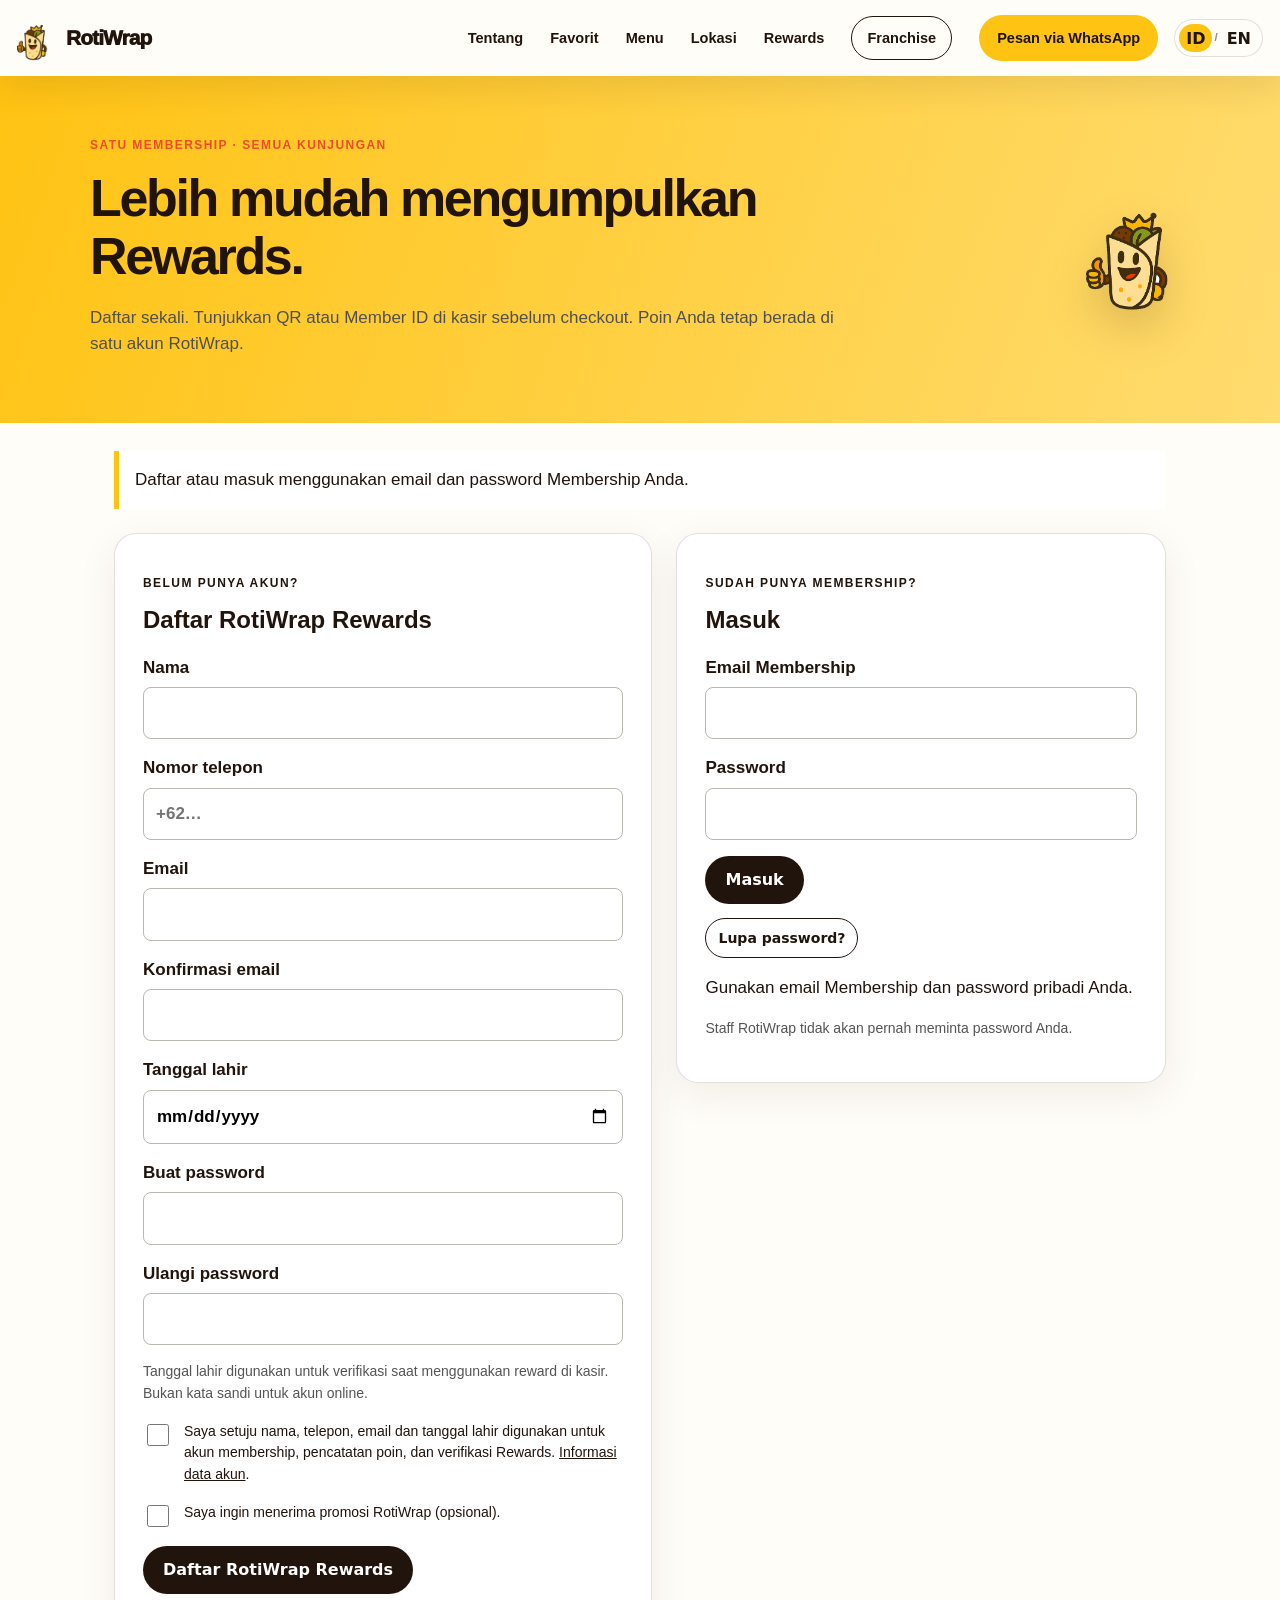
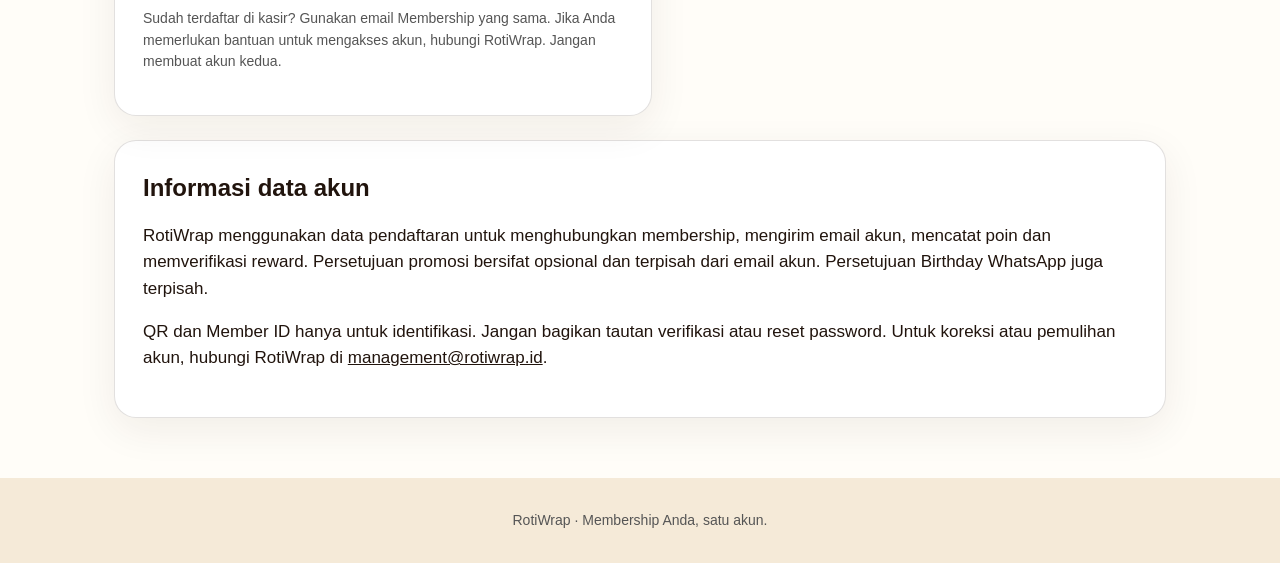
<file: account/index.html>
<!doctype html><html lang="id"><head><meta charset="utf-8"><meta name="viewport" content="width=device-width,initial-scale=1"><meta name="description" content="Daftar, masuk, dan lihat Membership serta poin RotiWrap Rewards Anda."><meta name="referrer" content="strict-origin-when-cross-origin"><meta http-equiv="Content-Security-Policy" content="default-src 'none'; script-src 'self' https://www.google.com https://www.gstatic.com https://recaptcha.google.com; style-src 'self' 'unsafe-inline'; img-src 'self' data:; connect-src 'self' https://firebaseappcheck.googleapis.com https://content-firebaseappcheck.googleapis.com https://identitytoolkit.googleapis.com https://securetoken.googleapis.com https://*.cloudfunctions.net https://www.google.com; frame-src https://www.google.com https://recaptcha.google.com; base-uri 'none'; form-action 'none'"><title>RotiWrap Rewards — Akun Saya</title><link rel="stylesheet" href="./account.css?v=20260920-1"></head><body>
<a class="skip-link" href="#main-content">Lewati ke konten utama</a><header class="site-header" id="top"><div class="nav-shell"><a class="brand" href="/" aria-label="RotiWrap — kembali ke beranda"><img src="./logo.png?v=20260914-3" alt="" width="38" height="52"><span>RotiWrap</span></a><nav class="main-nav" id="main-nav" aria-label="Navigasi utama"><a href="/#tentang">Tentang</a><a href="/#favorit">Favorit</a><a href="/#menu">Menu</a><a href="/#lokasi">Lokasi</a><a class="active" href="/account/">Rewards</a><a class="nav-franchise" href="/#franchise">Franchise</a><a class="nav-order" href="https://wa.me/628214363883" target="_blank" rel="noopener">Pesan via WhatsApp</a></nav><div class="header-actions"><div class="language-switcher" role="group" aria-label="Pilih bahasa"><button type="button" data-lang="id" aria-pressed="true" aria-label="Gunakan Bahasa Indonesia">ID</button><span aria-hidden="true">/</span><button type="button" data-lang="en" aria-pressed="false" aria-label="Use English">EN</button></div><button class="menu-toggle" type="button" aria-expanded="false" aria-controls="main-nav"><span class="sr-only">Buka menu navigasi</span><span></span><span></span><span></span></button><button id="logout" class="logout" hidden>Keluar</button></div></div></header>
<main id="main-content"><section class="account-hero"><div><p class="eyebrow">SATU MEMBERSHIP · SEMUA KUNJUNGAN</p><h1>Lebih mudah mengumpulkan Rewards.</h1><p class="intro">Daftar sekali. Tunjukkan QR atau Member ID di kasir sebelum checkout. Poin Anda tetap berada di satu akun RotiWrap.</p></div><img src="./logo.png?v=20260914-3" width="104" height="144" alt="" aria-hidden="true"></section>
<p id="notice" class="notice" role="status" aria-live="polite">Memeriksa layanan membership…</p>
<section id="verification" class="panel" hidden><h2>Konfirmasi email Anda</h2><p>Tautan ini hanya dapat digunakan sekali. Konfirmasikan email untuk mengaktifkan atau memulihkan akun Anda.</p><button id="confirm-email">Konfirmasi email</button></section>
<section id="password-setup" class="panel" hidden><h2>Buat password Anda</h2><p>Password hanya untuk Anda. Staff RotiWrap tidak akan pernah meminta password ini.</p><form id="setup-password"><label>Password baru<input name="password" type="password" autocomplete="new-password" minlength="8" required></label><label>Ulangi password<input name="confirmPassword" type="password" autocomplete="new-password" minlength="8" required></label><button type="submit">Simpan password & masuk</button></form></section>
<div id="entry" class="entry-grid" hidden>
<section class="panel"><p id="register-eyebrow" class="eyebrow">BELUM PUNYA AKUN?</p><h2 id="register-title">Daftar RotiWrap Rewards</h2><form id="register">
<label>Nama<input name="preferredName" autocomplete="name" required maxlength="100"></label>
<label>Nomor telepon<input name="phone" type="tel" autocomplete="tel" required maxlength="64" placeholder="+62…"></label>
<label>Email<input name="email" type="email" autocomplete="email" required maxlength="254"></label>
<label>Konfirmasi email<input name="confirmEmail" type="email" autocomplete="email" required maxlength="254"></label>
<label>Tanggal lahir<input name="dateOfBirth" type="date" autocomplete="bday" required></label>
<label>Buat password<input name="password" type="password" autocomplete="new-password" minlength="8" required></label>
<label>Ulangi password<input name="confirmPassword" type="password" autocomplete="new-password" minlength="8" required></label>
<p class="help">Tanggal lahir digunakan untuk verifikasi saat menggunakan reward di kasir. Bukan kata sandi untuk akun online.</p>
<label class="check"><input name="privacyConsent" type="checkbox" required><span>Saya setuju nama, telepon, email dan tanggal lahir digunakan untuk akun membership, pencatatan poin, dan verifikasi Rewards. <a href="#privacy">Informasi data akun</a>.</span></label>
<label class="check"><input name="marketingConsent" type="checkbox"><span>Saya ingin menerima promosi RotiWrap (opsional).</span></label>
<button type="submit">Daftar RotiWrap Rewards</button><p class="help">Sudah terdaftar di kasir? Gunakan email Membership yang sama. Jika Anda memerlukan bantuan untuk mengakses akun, hubungi RotiWrap. Jangan membuat akun kedua.</p></form><div id="registration-success" class="registration-success" role="status" aria-live="polite" tabindex="-1" hidden><h2>Pendaftaran berhasil!</h2><p>Silakan periksa email Anda untuk melanjutkan proses pendaftaran. Jika email dari RotiWrap belum terlihat di Kotak Masuk, silakan periksa folder Spam/Junk. Email mungkin memerlukan beberapa menit untuk diterima.</p></div></section>
<section class="panel"><p class="eyebrow">SUDAH PUNYA MEMBERSHIP?</p><h2>Masuk</h2><form id="login"><label>Email membership<input name="email" type="email" autocomplete="email" required maxlength="254"></label><label>Password<input name="password" type="password" autocomplete="current-password" required></label><button type="submit">Masuk</button></form><div class="text-actions"><button id="forgot-password" type="button">Lupa password?</button></div><p id="login-notice" class="inline-notice" role="status" aria-live="polite" hidden></p><p id="login-body">Gunakan email Membership dan password pribadi Anda.</p><p id="login-help" class="help">Staff RotiWrap tidak akan pernah meminta password Anda.</p></section>
</div>
<section id="account" hidden>
<div class="account-grid"><article class="membership-card"><h2>RotiWrap Rewards</h2><p id="member-name" class="member-name"></p><p id="current-points-label" class="eyebrow">POIN SAAT INI</p><p id="points" class="points"></p><p id="member-id-label" class="eyebrow">MEMBER ID</p><p id="member-id" class="member-id"></p><img id="member-qr" alt="QR membership untuk ditunjukkan kepada kasir" width="240" height="240"><p id="qr-instruction">Tunjukkan QR sebelum checkout.<br>Jika kamera tidak tersedia, berikan Member ID 12 digit.</p><div class="card-actions"><button id="show-qr">Tampilkan QR Layar Penuh</button><button id="save-qr">Simpan QR Membership</button></div><p class="help">Anda juga dapat mengambil screenshot kartu ini.</p></article>
<div class="panel"><h2>Progres Rewards</h2><p id="remainder"></p><p id="held"></p><p>Saldo dikonfirmasi oleh sistem RotiWrap.</p><button id="refresh">Perbarui poin</button><div id="wallet-actions" class="wallet-actions" hidden><button id="apple" hidden>Add to Apple Wallet</button><button id="google" hidden>Add to Google Wallet</button></div></div></div>
<div class="account-grid"><section class="panel"><h2>Rewards</h2><div id="rewards"></div><p class="help">Klaim di kasir tetap memerlukan verifikasi tanggal lahir dan otorisasi Supervisor.</p></section><section class="panel"><h2>Aktivitas poin</h2><div id="activity"></div><button id="more" hidden>Lihat aktivitas sebelumnya</button></section></div>
</section>
<section class="panel" id="privacy"><h2>Informasi data akun</h2><p>RotiWrap menggunakan data pendaftaran untuk menghubungkan membership, mengirim email akun, mencatat poin dan memverifikasi reward. Persetujuan promosi bersifat opsional dan terpisah dari email akun. Persetujuan Birthday WhatsApp juga terpisah.</p><p id="wallet-privacy" hidden>Jika Anda memilih Apple Wallet atau Google Wallet, Member ID, QR dan tampilan poin diberikan kepada layanan Wallet pilihan Anda. Wallet bukan otorisasi penukaran poin.</p><p>QR dan Member ID hanya untuk identifikasi. Jangan bagikan tautan verifikasi atau reset password. Untuk koreksi atau pemulihan akun, hubungi RotiWrap di <a href="mailto:management@rotiwrap.id">management@rotiwrap.id</a>.</p></section>
</main><dialog id="qr-fullscreen" aria-labelledby="qr-title"><div class="qr-sheet"><button id="close-qr" autofocus aria-label="Tutup QR">Tutup ✕</button><img class="qr-logo" src="./logo.png?v=20260914-4" alt="RotiWrap" width="100" height="65"><h2 id="qr-title">RotiWrap Rewards</h2><p id="full-member-name" class="member-name"></p><p id="full-current-points-label" class="eyebrow">POIN SAAT INI</p><p id="full-points" class="full-points"></p><img id="full-qr" alt="QR Membership" width="720" height="720"><p id="full-member-id-label">MEMBER ID</p><p id="full-member-id" class="member-id"></p><p id="save-help" role="status">Tunjukkan QR ini kepada kasir. Jika pemindaian gagal, gunakan Member ID 12 digit.</p></div></dialog><footer>RotiWrap · Membership Anda, satu akun.</footer><script type="module" src="./account.js?v=20260920-1"></script></body></html>
</file>
<file: css/style.css>
:root {
  --yellow: #ffc313;
  --yellow-soft: #ffdc70;
  --cream: #fff8eb;
  --paper: #f5ead8;
  --white: #fffdf8;
  --ink: #21140d;
  --charcoal: #18130f;
  --muted: #715e50;
  --red: #ef4b2d;
  --line: rgba(33, 20, 13, 0.13);
  --shadow: 0 24px 70px rgba(52, 29, 14, 0.14);
  --radius-lg: 32px;
  --radius-md: 22px;
  --content: 1180px;
}

* { box-sizing: border-box; }
html { scroll-behavior: smooth; scroll-padding-top: 86px; }
body {
  margin: 0;
  overflow-x: hidden;
  color: var(--ink);
  background: var(--white);
  font-family: Inter, ui-sans-serif, -apple-system, BlinkMacSystemFont, "Segoe UI", sans-serif;
  -webkit-font-smoothing: antialiased;
}
img { display: block; max-width: 100%; }
a { color: inherit; text-decoration: none; }
button, a { -webkit-tap-highlight-color: transparent; }
button { font: inherit; }
.sr-only {
  position: absolute;
  width: 1px;
  height: 1px;
  padding: 0;
  margin: -1px;
  overflow: hidden;
  clip: rect(0, 0, 0, 0);
  white-space: nowrap;
  border: 0;
}
.skip-link {
  position: fixed;
  top: 8px;
  left: 8px;
  z-index: 999;
  padding: 12px 16px;
  color: var(--ink);
  background: var(--yellow);
  border-radius: 10px;
  transform: translateY(-150%);
}
.skip-link:focus { transform: translateY(0); }
.content-shell { width: min(var(--content), calc(100% - 40px)); margin-inline: auto; }
.section { padding-block: 92px; }
.eyebrow {
  display: inline-block;
  margin-bottom: 14px;
  color: var(--red);
  font-size: 0.78rem;
  font-weight: 900;
  letter-spacing: 0.15em;
  text-transform: uppercase;
}
.section-heading h2,
.promo h2,
.order h2,
.location h2 {
  margin: 0;
  font-size: clamp(2.35rem, 5vw, 4.65rem);
  line-height: 0.98;
  letter-spacing: -0.055em;
}

/* Navigation */
.site-header {
  position: fixed;
  inset: 0 0 auto;
  z-index: 100;
  color: var(--white);
  transition: background-color 180ms ease, box-shadow 180ms ease, color 180ms ease;
}
.site-header.scrolled,
.site-header.menu-open {
  color: var(--ink);
  background: rgba(255, 253, 248, 0.96);
  box-shadow: 0 10px 35px rgba(40, 20, 8, 0.11);
  backdrop-filter: blur(14px);
}
.nav-shell {
  width: min(1280px, calc(100% - 34px));
  min-height: 76px;
  margin-inline: auto;
  display: flex;
  align-items: center;
  justify-content: space-between;
}
.brand { display: inline-flex; align-items: center; gap: 11px; font-size: 1.3rem; font-weight: 950; letter-spacing: -0.04em; }
.brand img { width: 38px; height: 52px; object-fit: contain; }
.main-nav { margin-left: auto; display: flex; align-items: center; gap: 27px; font-size: 0.91rem; font-weight: 750; }
.main-nav > a { position: relative; }
.main-nav > a:not(.nav-order):not(.nav-franchise)::after {
  content: "";
  position: absolute;
  left: 0;
  right: 100%;
  bottom: -7px;
  height: 2px;
  background: var(--yellow);
  transition: right 180ms ease;
}
.main-nav > a:hover::after,
.main-nav > a:focus-visible::after { right: 0; }
.nav-franchise { padding: 10px 15px; border: 1px solid currentColor; border-radius: 999px; }
.nav-franchise:hover { background: rgba(255, 255, 255, 0.1); }
.site-header.scrolled .nav-franchise:hover,
.site-header.menu-open .nav-franchise:hover { background: var(--paper); }
.nav-order { padding: 12px 18px; color: var(--ink); background: var(--yellow); border-radius: 999px; }
.header-actions { margin-left: 16px; display: flex; align-items: center; gap: 7px; }
.language-switcher {
  min-height: 38px;
  padding: 4px;
  display: inline-flex;
  align-items: center;
  gap: 2px;
  color: inherit;
  background: rgba(255, 255, 255, 0.1);
  border: 1px solid rgba(255, 255, 255, 0.42);
  border-radius: 999px;
  font-size: 0.72rem;
  font-weight: 900;
}
.site-header.scrolled .language-switcher,
.site-header.menu-open .language-switcher { background: var(--white); border-color: var(--line); }
.language-switcher button {
  min-width: 30px;
  min-height: 28px;
  padding: 4px 7px;
  color: inherit;
  background: transparent;
  border: 0;
  border-radius: 999px;
  cursor: pointer;
  font: inherit;
}
.language-switcher button[aria-pressed="true"] { color: var(--ink); background: var(--yellow); }
.language-switcher > span { opacity: 0.48; }
.menu-toggle { display: none; width: 46px; height: 46px; padding: 11px; border: 0; color: inherit; background: transparent; cursor: pointer; }
.menu-toggle > span:not(.sr-only) { display: block; height: 2px; margin: 5px 0; background: currentColor; transition: transform 180ms ease, opacity 180ms ease; }

/* Hero */
.hero {
  min-height: 760px;
  height: min(900px, 100svh);
  position: relative;
  display: flex;
  align-items: flex-end;
  overflow: hidden;
  color: var(--white);
  background: var(--charcoal);
}
.hero picture,
.hero-image,
.hero-shade { position: absolute; inset: 0; width: 100%; height: 100%; }
.hero-image { object-fit: cover; object-position: 60% center; }
.hero-shade {
  background:
    linear-gradient(90deg, rgba(20, 12, 8, 0.92) 0%, rgba(20, 12, 8, 0.66) 48%, rgba(20, 12, 8, 0.12) 78%),
    linear-gradient(0deg, rgba(20, 12, 8, 0.58) 0%, transparent 43%);
}
.hero-content { position: relative; z-index: 1; padding-bottom: clamp(84px, 12vh, 130px); }
.location-kicker {
  display: inline-flex;
  align-items: center;
  gap: 8px;
  margin-bottom: 20px;
  padding: 8px 13px;
  color: var(--ink);
  background: var(--yellow);
  border-radius: 999px;
  font-size: 0.76rem;
  font-weight: 900;
  letter-spacing: 0.09em;
  text-transform: uppercase;
}
.hero h1 {
  max-width: 820px;
  margin: 0;
  font-size: clamp(3.65rem, 8.1vw, 7.7rem);
  line-height: 0.87;
  letter-spacing: -0.067em;
}
.hero h1 em { color: var(--yellow); font-style: normal; }
.hero-content > p { max-width: 590px; margin: 28px 0 0; color: rgba(255, 255, 255, 0.78); font-size: clamp(1.02rem, 1.6vw, 1.27rem); line-height: 1.65; }
.hero-actions { display: flex; flex-wrap: wrap; gap: 12px; margin-top: 34px; }
.button {
  min-height: 52px;
  padding: 14px 23px;
  display: inline-flex;
  align-items: center;
  justify-content: center;
  border: 1px solid transparent;
  border-radius: 999px;
  font-weight: 850;
  transition: transform 160ms ease, box-shadow 160ms ease, background-color 160ms ease;
}
.button:hover { transform: translateY(-2px); }
.button-primary { color: var(--ink); background: var(--yellow); box-shadow: 0 14px 34px rgba(255, 195, 19, 0.24); }
.button-light { color: var(--white); border-color: rgba(255, 255, 255, 0.48); background: rgba(255, 255, 255, 0.08); backdrop-filter: blur(8px); }
.button-dark { color: var(--white); background: var(--ink); }
.hero-scroll {
  position: absolute;
  right: 4vw;
  bottom: 44px;
  z-index: 2;
  padding-right: 54px;
  font-size: 0.72rem;
  font-weight: 850;
  letter-spacing: 0.12em;
  text-transform: uppercase;
}
.hero-scroll::after { content: ""; position: absolute; top: 50%; right: 0; width: 42px; height: 1px; background: var(--yellow); }

/* About */
.intro { display: grid; grid-template-columns: 1.05fr 0.95fr; gap: clamp(42px, 8vw, 100px); align-items: start; }
.intro-heading h2 { max-width: 680px; }
.intro-copy > p { margin: 38px 0 0; color: var(--muted); font-size: 1.12rem; line-height: 1.78; }
.intro-points { display: grid; gap: 0; margin-top: 34px; border-top: 1px solid var(--line); }
.intro-points span { padding-block: 15px; display: flex; gap: 16px; color: var(--muted); border-bottom: 1px solid var(--line); font-size: 0.95rem; }
.intro-points strong { min-width: 62px; color: var(--ink); }

/* Highlights */
.highlights { background: var(--paper); }
.heading-row { margin-bottom: 42px; display: flex; align-items: end; justify-content: space-between; gap: 40px; }
.heading-row > p { max-width: 390px; margin: 0 0 6px; color: var(--muted); line-height: 1.7; }
.highlight-grid { display: grid; grid-template-columns: repeat(12, 1fr); gap: 18px; }
.highlight-card {
  grid-column: span 4;
  min-height: 330px;
  position: relative;
  overflow: hidden;
  isolation: isolate;
  color: var(--white);
  background: var(--ink);
  border-radius: var(--radius-md);
  box-shadow: 0 16px 45px rgba(44, 24, 12, 0.12);
}
.highlight-wide { grid-column: span 8; }
.highlight-card img { width: 100%; height: 100%; object-fit: cover; transition: transform 450ms ease; }
.highlight-card::after { content: ""; position: absolute; inset: 0; z-index: 0; background: linear-gradient(0deg, rgba(22, 13, 8, 0.88), rgba(22, 13, 8, 0) 67%); }
.highlight-card > div { position: absolute; left: 22px; right: 22px; bottom: 20px; z-index: 1; }
.highlight-card > div > span { color: var(--yellow); font-size: 0.72rem; font-weight: 900; letter-spacing: 0.12em; text-transform: uppercase; }
.highlight-card h3 { margin: 5px 0 9px; font-size: clamp(1.45rem, 2.5vw, 2.2rem); line-height: 1; letter-spacing: -0.04em; }
.highlight-card a { font-size: 0.84rem; font-weight: 800; }
.highlight-card a span { color: var(--yellow); }
.highlight-card:hover img { transform: scale(1.035); }

/* Product photography */
.food-gallery { background: var(--white); }
.food-gallery-heading { margin-bottom: 34px; }
.food-gallery-heading h2 { max-width: 650px; }
.food-gallery-grid {
  display: grid;
  grid-template-columns: repeat(12, 1fr);
  gap: 16px;
}
.food-photo-card {
  grid-column: span 4;
  min-height: 265px;
  position: relative;
  overflow: hidden;
  isolation: isolate;
  color: var(--white);
  background: var(--ink);
  border-radius: var(--radius-md);
  box-shadow: 0 16px 42px rgba(44, 24, 12, 0.12);
}
.food-photo-featured { grid-column: span 8; }
.food-photo-card img {
  width: 100%;
  height: 100%;
  object-fit: cover;
  transition: transform 420ms ease;
}
.food-photo-card::after {
  content: "";
  position: absolute;
  inset: 38% 0 0;
  z-index: 0;
  background: linear-gradient(0deg, rgba(22, 13, 8, 0.86), rgba(22, 13, 8, 0));
}
.food-photo-card > span {
  position: absolute;
  left: 20px;
  right: 20px;
  bottom: 18px;
  z-index: 1;
  display: grid;
  gap: 3px;
}
.food-photo-card small {
  color: var(--yellow);
  font-size: 0.69rem;
  font-weight: 900;
  letter-spacing: 0.12em;
  text-transform: uppercase;
}
.food-photo-card strong {
  font-size: clamp(1.22rem, 2.2vw, 1.85rem);
  line-height: 1.05;
  letter-spacing: -0.035em;
}
.food-photo-card:hover img { transform: scale(1.035); }

/* Promotion */
.promo { color: var(--ink); background: var(--yellow); }
.promo-shell { display: grid; grid-template-columns: 0.72fr 1.28fr; gap: clamp(42px, 8vw, 100px); align-items: center; }
.promo-label { display: inline-block; margin-bottom: 18px; padding: 8px 12px; color: var(--white); background: var(--red); border-radius: 999px; font-size: 0.72rem; font-weight: 900; letter-spacing: 0.13em; text-transform: uppercase; }
.promo h2 strong { color: var(--red); }
.promo-intro p { max-width: 360px; margin: 22px 0 0; line-height: 1.65; }
.promo-list { display: grid; grid-template-columns: 1fr 1fr; column-gap: 42px; }
.promo-list > div { min-height: 58px; display: flex; align-items: center; justify-content: space-between; gap: 18px; border-bottom: 1px solid rgba(33, 20, 13, 0.17); font-weight: 760; }
.promo-list strong { color: var(--red); font-size: 1.2rem; }

/* Full menu */
.full-menu { background: var(--cream); }
.menu-heading { max-width: 650px; }
.menu-heading > p { margin: 20px 0 0; color: var(--muted); line-height: 1.65; }
.category-jump { margin-block: 34px 42px; padding-bottom: 10px; display: flex; gap: 9px; overflow-x: auto; scrollbar-width: thin; }
.category-jump a { flex: 0 0 auto; padding: 10px 14px; background: var(--white); border: 1px solid var(--line); border-radius: 999px; font-size: 0.86rem; font-weight: 780; }
.category-jump a:hover { border-color: var(--red); }
.menu-columns { display: grid; grid-template-columns: 1fr 1fr; gap: 20px; align-items: start; }
.menu-category { padding: 28px; background: var(--white); border: 1px solid rgba(33, 20, 13, 0.08); border-radius: var(--radius-md); box-shadow: 0 12px 34px rgba(66, 38, 17, 0.055); scroll-margin-top: 98px; }
.category-title { display: flex; align-items: center; gap: 13px; padding-bottom: 18px; border-bottom: 2px solid var(--ink); }
.category-title > span { width: 34px; height: 34px; display: grid; place-items: center; color: var(--ink); background: var(--yellow); border-radius: 50%; font-size: 0.72rem; font-weight: 950; }
.category-title h3 { margin: 0; font-size: 1.5rem; letter-spacing: -0.035em; }
.price-list { margin: 5px 0 0; padding: 0; list-style: none; }
.price-list li { min-height: 48px; display: flex; align-items: center; justify-content: space-between; gap: 22px; border-bottom: 1px solid var(--line); }
.price-list li:last-child { border-bottom: 0; }
.price-list span { line-height: 1.35; }
.price-list strong { flex: 0 0 auto; color: var(--red); font-size: 1.03rem; }
.menu-category h4 { margin: 22px 0 5px; color: var(--muted); font-size: 0.76rem; letter-spacing: 0.12em; text-transform: uppercase; }
.price-list.compact li { min-height: 41px; }
.add-ons { background: var(--ink); color: var(--white); }
.add-ons .category-title { border-color: rgba(255, 255, 255, 0.4); }
.add-ons .price-list li { border-color: rgba(255, 255, 255, 0.13); }

/* Ordering */
.order { color: var(--white); background: var(--charcoal); }
.order-shell { display: grid; grid-template-columns: 0.85fr 1.15fr; gap: clamp(44px, 8vw, 100px); align-items: center; }
.eyebrow-light { color: var(--yellow); }
.order h2 { max-width: 550px; }
.order-shell > div:first-child > p { max-width: 540px; margin: 24px 0 30px; color: rgba(255, 255, 255, 0.67); line-height: 1.7; }
.channel-grid { display: grid; grid-template-columns: 1fr 1fr; gap: 12px; }
.channel { min-height: 135px; padding: 20px; display: flex; flex-direction: column; justify-content: flex-end; border: 1px solid rgba(255, 255, 255, 0.12); border-radius: 18px; color: rgba(255, 255, 255, 0.62); background: rgba(255, 255, 255, 0.045); }
.channel > span { width: 38px; height: 38px; margin-bottom: 14px; display: grid; place-items: center; border-radius: 11px; background: rgba(255, 255, 255, 0.09); font-size: 0.72rem; font-weight: 900; }
.channel strong { color: var(--white); }
.channel small { margin-top: 5px; }
.channel.active { color: var(--ink); border-color: var(--yellow); background: var(--yellow); }
.channel.active strong { color: var(--ink); }
.channel.active > span { color: var(--white); background: var(--ink); }

/* Location and footer */
.location { background: var(--white); }
.location-shell { display: grid; grid-template-columns: 0.92fr 1.08fr; gap: clamp(42px, 8vw, 100px); align-items: stretch; }
.location-copy { padding-block: 30px; }
.location address { margin-top: 28px; color: var(--muted); font-style: normal; line-height: 1.75; }
.location-actions { margin-top: 30px; display: flex; flex-wrap: wrap; align-items: center; gap: 22px; }
.text-link { font-weight: 820; }
.text-link span { color: var(--red); }
.map-card { min-height: 390px; display: grid; place-items: center; align-content: center; gap: 8px; text-align: center; color: var(--white); background: var(--red); border-radius: var(--radius-lg); box-shadow: var(--shadow); }
.map-mark { width: 112px; height: 112px; margin-bottom: 14px; display: grid; place-items: center; background: var(--yellow); border-radius: 50% 50% 50% 12px; transform: rotate(-45deg); box-shadow: 0 20px 40px rgba(67, 20, 8, 0.22); }
.map-mark img { width: 52px; height: 72px; object-fit: contain; transform: rotate(45deg); }
.map-card strong { font-size: 2rem; letter-spacing: -0.04em; }
.map-card span { color: rgba(255, 255, 255, 0.78); }
.franchise { background: var(--white); }
.franchise-shell {
  position: relative;
  overflow: hidden;
  padding: clamp(40px, 6vw, 76px);
  display: grid;
  grid-template-columns: 0.9fr 1.1fr;
  gap: clamp(40px, 7vw, 90px);
  align-items: end;
  color: var(--white);
  background: var(--ink);
  border-radius: var(--radius-lg);
  box-shadow: var(--shadow);
}
.franchise-shell::before { content: ""; position: absolute; inset: 0 0 auto; height: 8px; background: var(--yellow); }
.franchise-heading,
.franchise-copy { position: relative; z-index: 1; }
.franchise-heading .eyebrow { margin-bottom: 17px; }
.franchise h2 { margin: 0; font-size: clamp(2.35rem, 5vw, 4.5rem); line-height: 0.98; letter-spacing: -0.055em; }
.franchise-copy > p:first-child { margin: 0; color: rgba(255, 255, 255, 0.73); font-size: 1.06rem; line-height: 1.72; }
.franchise-form { margin-top: 30px; }
.franchise-form h3 { margin: 0 0 20px; font-size: 1.25rem; letter-spacing: -0.025em; }
.franchise-form-grid { display: grid; grid-template-columns: 1fr 1fr; gap: 17px 15px; }
.franchise-form-wide { grid-column: 1 / -1; }
.form-field { display: grid; gap: 7px; }
.form-field label { color: rgba(255, 255, 255, 0.88); font-size: 0.86rem; font-weight: 800; }
.form-field input,
.form-field textarea {
  width: 100%;
  min-height: 50px;
  padding: 12px 14px;
  color: var(--ink);
  background: var(--white);
  border: 2px solid transparent;
  border-radius: 12px;
  font: inherit;
  line-height: 1.4;
}
.form-field textarea { min-height: 126px; resize: vertical; }
.form-field input:focus,
.form-field textarea:focus { border-color: var(--yellow); outline: 0; box-shadow: 0 0 0 3px rgba(255, 194, 15, 0.2); }
.form-field input[aria-invalid="true"],
.form-field textarea[aria-invalid="true"] { border-color: #ff785c; }
.field-error { min-height: 1.15em; color: #ffb19f; font-size: 0.78rem; line-height: 1.25; }
.form-honeypot { position: absolute !important; left: -10000px !important; width: 1px !important; height: 1px !important; overflow: hidden !important; }
.franchise-form-footer { margin-top: 20px; display: flex; align-items: center; gap: 17px; }
.franchise-form-footer .button { flex: 0 0 auto; border: 0; cursor: pointer; }
.franchise-form-footer .button:disabled { cursor: wait; opacity: 0.68; }
.franchise-form-footer p { margin: 0; color: rgba(255, 255, 255, 0.62); font-size: 0.78rem; line-height: 1.45; }
.form-status { min-height: 1.4em; margin: 13px 0 0; color: #ffb19f; font-size: 0.86rem; font-weight: 750; }
.form-status[data-state="success"] { color: #a8e8b1; }
.social-strip { padding-block: 32px; color: var(--ink); background: var(--yellow); }
.social-shell { display: flex; align-items: center; justify-content: space-between; gap: 30px; }
.social-shell p { margin: 0; }
.social-shell a { flex: 0 0 auto; font-weight: 900; }
.site-footer { padding-block: 34px; color: var(--white); background: var(--ink); }
.footer-shell { display: grid; grid-template-columns: 1fr auto 1fr; align-items: center; gap: 30px; }
.footer-brand { display: inline-flex; align-items: center; gap: 12px; justify-self: start; }
.footer-brand img { width: 35px; height: 48px; object-fit: contain; }
.footer-brand span { display: grid; }
.footer-brand strong { font-size: 1.05rem; }
.footer-brand small { color: rgba(255, 255, 255, 0.58); }
.site-footer nav { display: flex; gap: 22px; color: rgba(255, 255, 255, 0.72); font-size: 0.86rem; }
.footer-meta { justify-self: end; display: grid; gap: 5px; text-align: right; }
.site-footer p { margin: 0; color: rgba(255, 255, 255, 0.58); font-size: 0.82rem; }
.site-footer .footer-credit { color: rgba(255, 255, 255, 0.4); font-size: 0.72rem; }
.floating-whatsapp {
  position: fixed;
  right: 20px;
  bottom: 20px;
  z-index: 80;
  width: 58px;
  height: 58px;
  display: grid;
  place-items: center;
  color: var(--white);
  background: #1fa855;
  border: 3px solid var(--white);
  border-radius: 50%;
  box-shadow: 0 12px 30px rgba(20, 50, 25, 0.28);
  font-size: 0.82rem;
  font-weight: 950;
}

:focus-visible { outline: 3px solid var(--red); outline-offset: 4px; }

@media (max-width: 900px) {
  .section { padding-block: 76px; }
  .intro,
  .promo-shell,
  .order-shell,
  .location-shell,
  .franchise-shell { grid-template-columns: 1fr; }
  .heading-row { align-items: start; flex-direction: column; gap: 20px; }
  .highlight-card { grid-column: span 6; }
  .highlight-wide { grid-column: span 12; }
  .food-photo-card { grid-column: span 6; }
  .food-photo-featured { grid-column: span 12; }
  .promo-shell { gap: 42px; }
  .promo-list { column-gap: 28px; }
  .order-shell { gap: 50px; }
  .map-card { min-height: 330px; }
  .franchise-shell { gap: 30px; }
  .footer-shell { grid-template-columns: 1fr; justify-items: center; text-align: center; }
  .footer-brand,
  .footer-meta { justify-self: center; }
  .footer-meta { text-align: center; }
  .main-nav { gap: 17px; }
}

@media (max-width: 860px) {
  .nav-shell { min-height: 68px; }
  .header-actions { margin-left: auto; }
  .site-header.scrolled .brand,
  .site-header.menu-open .brand { color: var(--ink); }
  .menu-toggle { display: block; }
  .menu-toggle[aria-expanded="true"] > span:nth-child(2) { transform: translateY(7px) rotate(45deg); }
  .menu-toggle[aria-expanded="true"] > span:nth-child(3) { opacity: 0; }
  .menu-toggle[aria-expanded="true"] > span:nth-child(4) { transform: translateY(-7px) rotate(-45deg); }
  .main-nav {
    position: absolute;
    top: 68px;
    left: 14px;
    right: 14px;
    padding: 14px;
    display: none;
    align-items: stretch;
    gap: 3px;
    color: var(--ink);
    background: var(--white);
    border-radius: 18px;
    box-shadow: var(--shadow);
  }
  .main-nav.open { display: grid; }
  .main-nav a { min-height: 46px; padding: 13px 14px; display: flex; align-items: center; border-radius: 12px; }
  .main-nav > a:not(.nav-order):not(.nav-franchise)::after { display: none; }
  .nav-franchise { justify-content: center; margin-top: 5px; border-color: var(--line); background: var(--paper); }
  .nav-order { justify-content: center; margin-top: 5px; }
  .hero { min-height: 690px; height: 93svh; }
  .hero-image { object-position: 59% center; }
  .hero-shade {
    background:
      linear-gradient(0deg, rgba(20, 12, 8, 0.94) 0%, rgba(20, 12, 8, 0.55) 61%, rgba(20, 12, 8, 0.15) 100%),
      linear-gradient(90deg, rgba(20, 12, 8, 0.36), transparent);
  }
  .hero-content { padding-bottom: 62px; }
  .hero h1 { font-size: clamp(3.25rem, 15vw, 5rem); }
  .hero-content > p { font-size: 1rem; line-height: 1.55; }
  .hero-scroll { display: none; }
  .highlight-card,
  .highlight-wide { grid-column: span 12; min-height: 290px; }
  .food-photo-card,
  .food-photo-featured { grid-column: span 12; min-height: 250px; }
  .promo-list { grid-template-columns: 1fr; }
  .menu-columns { grid-template-columns: 1fr; }
  .channel-grid { grid-template-columns: 1fr 1fr; }
  .social-shell { align-items: start; flex-direction: column; gap: 14px; }
  .site-footer nav { flex-wrap: wrap; justify-content: center; }
}

@media (max-width: 480px) {
  .content-shell { width: min(100% - 28px, var(--content)); }
  .section { padding-block: 64px; }
  .brand { font-size: 1.18rem; }
  .brand img { width: 33px; height: 46px; }
  .location-kicker { margin-bottom: 15px; }
  .hero-actions { display: grid; grid-template-columns: 1fr 1fr; gap: 9px; }
  .button { min-height: 50px; padding-inline: 17px; font-size: 0.92rem; text-align: center; }
  .intro-copy > p { margin-top: 7px; }
  .highlight-grid { gap: 12px; }
  .highlight-card { min-height: 260px; }
  .food-gallery-grid { gap: 12px; }
  .food-photo-card,
  .food-photo-featured { min-height: 220px; }
  .promo-list > div { min-height: 54px; }
  .menu-category { padding: 22px 19px; }
  .price-list li { min-height: 50px; align-items: start; padding-block: 13px; }
  .price-list span { padding-right: 6px; }
  .price-list strong { font-size: 0.98rem; }
  .channel-grid { grid-template-columns: 1fr; }
  .channel { min-height: 112px; }
  .map-card { min-height: 300px; }
  .location-actions { align-items: stretch; flex-direction: column; }
  .franchise-form-grid { grid-template-columns: 1fr; }
  .franchise-form-wide { grid-column: auto; }
  .franchise-form-footer { align-items: stretch; flex-direction: column; }
  .franchise-form-footer .button { width: 100%; }
  .text-link { padding-left: 8px; }
  .floating-whatsapp { right: 14px; bottom: 14px; width: 54px; height: 54px; }
}

@media (prefers-reduced-motion: reduce) {
  html { scroll-behavior: auto; }
  *, *::before, *::after { scroll-behavior: auto !important; transition-duration: 0.01ms !important; animation-duration: 0.01ms !important; animation-iteration-count: 1 !important; }
}
</file>
<file: css/epos-menu.css>
/* Only the generated public menu; no checkout or app styling. */
[data-epos-menu] .price-list > .epos-menu-product { display:block; padding:14px 0; }
[data-epos-menu] .epos-product-price { display:flex; justify-content:space-between; align-items:start; gap:16px; }
[data-epos-menu] details { margin-top:8px; color:var(--muted); font-size:.9rem; }
[data-epos-menu] summary { cursor:pointer; padding:10px 0; min-height:44px; }
[data-epos-menu] .epos-modifier-options { list-style:none; margin:0; padding:0 0 0 12px; }
[data-epos-menu] .epos-modifier-options li { min-height:40px; gap:12px; }
[data-epos-menu] .epos-modifier-options strong { font-size:.9rem; }

/* Paket feature: grid cells are whole families, never individual products. */
#paket-hemat .promo-family-grid { align-items:start; row-gap:28px; }
#paket-hemat .promo-family { min-width:0; }
#paket-hemat .promo-family h3 { margin:0 0 8px; font-size:.95rem; letter-spacing:.08em; }
#paket-hemat .promo-family ul { list-style:none; padding:0; margin:0; }
#paket-hemat .promo-family li { display:flex; justify-content:space-between; align-items:center; gap:14px; min-height:58px; padding:10px 0; border-bottom:1px solid rgba(33,20,13,.17); font-weight:760; }
#paket-hemat .promo-family li span { min-width:0; overflow-wrap:anywhere; }
#paket-hemat .promo-family li strong { white-space:nowrap; flex-shrink:0; font-size:1rem; }
</file>
<file: account/account.css>
:root{color-scheme:light;--yellow:#f9bb2d;--ink:#191919;--paper:#f6f4ed}*{box-sizing:border-box}body{margin:0;background:var(--paper);color:var(--ink);font:17px/1.55 system-ui,sans-serif}.brand{display:flex;align-items:center;gap:20px;padding:18px max(20px,calc((100vw - 1100px)/2));background:var(--yellow);font-weight:850;letter-spacing:.05em}.brand img{object-fit:contain}.brand button{margin-left:auto}main{max-width:1100px;margin:auto;padding:40px 24px}h1{max-width:750px;font-size:clamp(30px,5vw,52px);line-height:1.12;margin:14px 0 20px}h2{font-size:24px;line-height:1.25;margin-top:4px}.intro{max-width:780px;color:#505050}.eyebrow{font-size:12px;font-weight:800;letter-spacing:.12em}.notice{border-left:5px solid var(--yellow);padding:16px;background:white;overflow-wrap:anywhere}.entry-grid,.account-grid{display:grid;grid-template-columns:1.1fr 1fr;gap:24px;align-items:start;margin:24px 0}.panel{padding:28px;background:white;border:1px solid #e1dfd5;border-radius:18px;min-width:0;margin:20px 0}.entry-grid .panel,.account-grid .panel{margin:0}label{display:block;font-weight:650;margin:16px 0}input{display:block;width:100%;border:1px solid #b8b8af;background:#fff;border-radius:8px;font:inherit;padding:12px;margin-top:6px;min-height:48px}.check{display:flex;align-items:flex-start;gap:12px;font-weight:400;font-size:14px}.check input{width:22px;min-width:22px;height:22px;min-height:22px;margin-top:3px}button{background:var(--ink);color:#fff;border:0;border-radius:10px;font:700 16px system-ui;padding:14px 20px;min-height:48px;cursor:pointer;max-width:100%;white-space:normal}button:disabled{opacity:.55;cursor:wait}button:focus-visible,input:focus-visible,a:focus-visible{outline:3px solid #816100;outline-offset:3px}.help{font-size:14px;color:#555}.membership-card{background:var(--yellow);padding:30px;border-radius:20px;text-align:center;min-width:0}.membership-card img{max-width:100%;height:auto;display:block;margin:20px auto;background:white;border:12px solid white;border-radius:10px}.member-id{font-size:clamp(21px,4vw,29px);font-weight:750;letter-spacing:.07em}.points{font-size:62px;font-weight:850;line-height:1;margin:24px 0}.reward,.event{border-top:1px solid #e4e4de;padding:14px 0;overflow-wrap:anywhere}.event{display:flex;gap:16px;justify-content:space-between}.event strong{white-space:nowrap}.wallet-actions{display:flex;flex-direction:column;gap:12px;margin:24px 0}.wallet-actions button{align-self:flex-start}.wallet-actions p{font-size:14px}a{color:inherit}footer{text-align:center;padding:32px;color:#555;font-size:14px}[hidden]{display:none!important}@media(max-width:700px){.entry-grid,.account-grid{grid-template-columns:1fr}.brand{padding:14px;gap:12px;font-size:13px}.brand img{width:75px;height:50px}main{padding:24px 16px}.panel,.membership-card{padding:22px}.brand button{padding:10px;font-size:14px}}@media(min-width:701px) and (max-width:950px){main{padding:28px 20px}.panel,.membership-card{padding:20px}.entry-grid,.account-grid{gap:16px}}

.card-actions{display:flex;flex-direction:column;gap:12px}.card-actions button{width:100%}#qr-fullscreen{max-width:none;max-height:none;width:100vw;height:100dvh;margin:0;padding:16px;border:0;background:#fff;color:#111;overflow:auto}#qr-fullscreen::backdrop{background:#fff}.qr-sheet{max-width:540px;margin:auto;text-align:center}.qr-sheet h2{margin:12px 0}.qr-sheet p{margin:8px 0}#close-qr{display:block;margin:0 0 12px auto}.qr-logo{object-fit:contain}#full-qr{display:block;width:min(100%,58dvh);height:auto;margin:0 auto;image-rendering:pixelated}.qr-sheet .member-id{font-size:clamp(22px,5vw,30px);letter-spacing:.05em}body:has(#qr-fullscreen[open]){overflow:hidden}@media(orientation:landscape) and (max-height:500px){.qr-sheet{display:grid;grid-template-columns:1fr 1fr;align-items:center;gap:4px 16px;max-width:850px}#full-qr{grid-column:1;grid-row:1/7;width:min(100%,85dvh)}.qr-sheet>:not(#full-qr){grid-column:2}#close-qr{margin-bottom:0}.qr-logo{justify-self:center}}
@media(max-height:650px) and (orientation:portrait){#full-qr{width:min(100%,42dvh)}.qr-logo{height:40px}.qr-sheet h2{font-size:22px;margin:8px 0}.qr-sheet #save-help{font-size:14px}}
.text-actions{display:flex;flex-wrap:wrap;gap:8px;margin:14px 0}.text-actions button{min-height:40px;padding:8px 12px;color:var(--ink);background:transparent;border:1px solid currentColor;font-size:14px}

/* Match the main rotiwrap.id navigation and brand system. */
:root{--yellow:#ffc313;--yellow-soft:#ffdc70;--cream:#fff8eb;--white:#fffdf8;--ink:#21140d;--muted:#715e50;--red:#ef4b2d;--line:rgba(33,20,13,.13);--shadow:0 24px 70px rgba(52,29,14,.14)}html{scroll-padding-top:92px}body{background:var(--white);color:var(--ink);font-family:Inter,ui-sans-serif,-apple-system,BlinkMacSystemFont,"Segoe UI",sans-serif}.sr-only{position:absolute;width:1px;height:1px;padding:0;margin:-1px;overflow:hidden;clip:rect(0,0,0,0);white-space:nowrap;border:0}.skip-link{position:fixed;top:8px;left:8px;z-index:999;padding:12px 16px;color:var(--ink);background:var(--yellow);border-radius:10px;transform:translateY(-150%)}.skip-link:focus{transform:translateY(0)}.site-header{position:sticky;top:0;z-index:100;color:var(--ink);background:rgba(255,253,248,.97);box-shadow:0 10px 35px rgba(40,20,8,.1);backdrop-filter:blur(14px)}.nav-shell{width:min(1280px,calc(100% - 34px));min-height:76px;margin:auto;display:flex;align-items:center;justify-content:space-between}.brand{display:inline-flex;align-items:center;gap:11px;padding:0;color:inherit;background:none;font-size:1.3rem;font-weight:950;letter-spacing:-.04em;text-decoration:none}.brand img{width:38px;height:52px;object-fit:contain}.main-nav{margin-left:auto;display:flex;align-items:center;gap:27px;font-size:.91rem;font-weight:750}.main-nav a{position:relative;color:inherit;text-decoration:none}.main-nav>a:not(.nav-order):not(.nav-franchise)::after{content:"";position:absolute;left:0;right:100%;bottom:-7px;height:2px;background:var(--yellow);transition:right 180ms ease}.main-nav>a:hover::after,.main-nav>a:focus-visible::after,.main-nav>a.active::after{right:0}.nav-franchise{padding:10px 15px;border:1px solid currentColor;border-radius:999px}.nav-order{padding:12px 18px;color:var(--ink);background:var(--yellow);border-radius:999px}.header-actions{margin-left:16px;display:flex;align-items:center;gap:7px}.language-switcher{min-height:38px;padding:4px;display:inline-flex;align-items:center;gap:2px;background:var(--white);border:1px solid var(--line);border-radius:999px;font-size:.72rem;font-weight:900}.language-switcher button{min-width:30px;min-height:28px;padding:4px 7px;color:inherit;background:transparent;border:0;border-radius:999px;cursor:pointer}.language-switcher button[aria-pressed=true]{color:var(--ink);background:var(--yellow)}.language-switcher>span{opacity:.48}.menu-toggle{display:none;width:46px;height:46px;padding:11px;border:0;color:inherit;background:transparent;cursor:pointer}.menu-toggle>span:not(.sr-only){display:block;height:2px;margin:5px 0;background:currentColor;transition:transform 180ms ease,opacity 180ms ease}.logout{margin:0;padding:9px 13px;min-height:38px}.site-header.menu-open .menu-toggle>span:nth-child(2){transform:translateY(7px) rotate(45deg)}.site-header.menu-open .menu-toggle>span:nth-child(3){opacity:0}.site-header.menu-open .menu-toggle>span:nth-child(4){transform:translateY(-7px) rotate(-45deg)}main{padding-top:0}.account-hero{min-height:260px;margin:0 calc(50% - 50vw) 28px;padding:48px max(24px,calc((100vw - 1100px)/2));display:flex;align-items:center;justify-content:space-between;gap:32px;background:linear-gradient(110deg,var(--yellow),var(--yellow-soft));overflow:hidden}.account-hero>div{max-width:760px}.account-hero>img{width:104px;height:144px;object-fit:contain;filter:drop-shadow(0 18px 22px rgba(53,31,12,.18))}.account-hero .eyebrow{color:var(--red)}h1{letter-spacing:-.045em}.panel{border-color:var(--line);border-radius:22px;box-shadow:0 12px 40px rgba(52,29,14,.07)}button{border-radius:999px}.membership-card{border-radius:26px;box-shadow:var(--shadow)}footer{background:#f5ead8}
@media(max-width:1120px){.main-nav{gap:17px;font-size:.84rem}.account-hero{padding-inline:20px}}
@media(max-width:980px){.nav-shell{min-height:68px}.header-actions{margin-left:auto}.menu-toggle{display:block}.main-nav{position:absolute;top:100%;left:17px;right:17px;display:none;margin:0;padding:14px;color:var(--ink);background:var(--white);border:1px solid var(--line);border-radius:20px;box-shadow:var(--shadow)}.main-nav.open{display:grid}.main-nav a{min-height:46px;padding:13px 14px;display:flex;align-items:center;border-radius:12px}.main-nav>a:not(.nav-order):not(.nav-franchise)::after{display:none}.nav-franchise,.nav-order{justify-content:center}.logout{font-size:13px}}
@media(max-width:700px){.brand{padding:0;gap:9px;font-size:1.1rem}.brand img{width:32px;height:44px}.account-hero{min-height:210px;padding:32px 16px}.account-hero>img{width:72px;height:100px}.header-actions{gap:2px}.language-switcher{font-size:.68rem}.logout{padding:8px 11px}.event{align-items:flex-start}.event strong{white-space:normal;text-align:right}}
@media(max-width:390px){.nav-shell{width:calc(100% - 18px)}.brand span{display:none}.language-switcher button{min-width:27px;padding-inline:5px}.menu-toggle{width:42px}.account-hero>img{width:58px;height:80px}h1{font-size:2.15rem}}
.inline-notice{margin:12px 0;padding:12px 14px;border-left:4px solid var(--yellow);background:var(--cream);font-size:14px;overflow-wrap:anywhere}
.member-name{max-width:100%;margin:10px auto 4px;font-size:clamp(20px,3vw,28px);font-weight:850;line-height:1.2;overflow-wrap:anywhere}
.registration-success{padding:28px 24px;border:2px solid var(--yellow);border-radius:18px;background:var(--cream);text-align:center;scroll-margin-top:92px}.registration-success:focus{outline:3px solid #816100;outline-offset:3px}.registration-success h2{margin-bottom:12px}.registration-success p{max-width:42rem;margin:0 auto;color:var(--ink)}.full-points{margin:0!important;font-size:clamp(26px,5vw,38px);font-weight:850}
</file>
